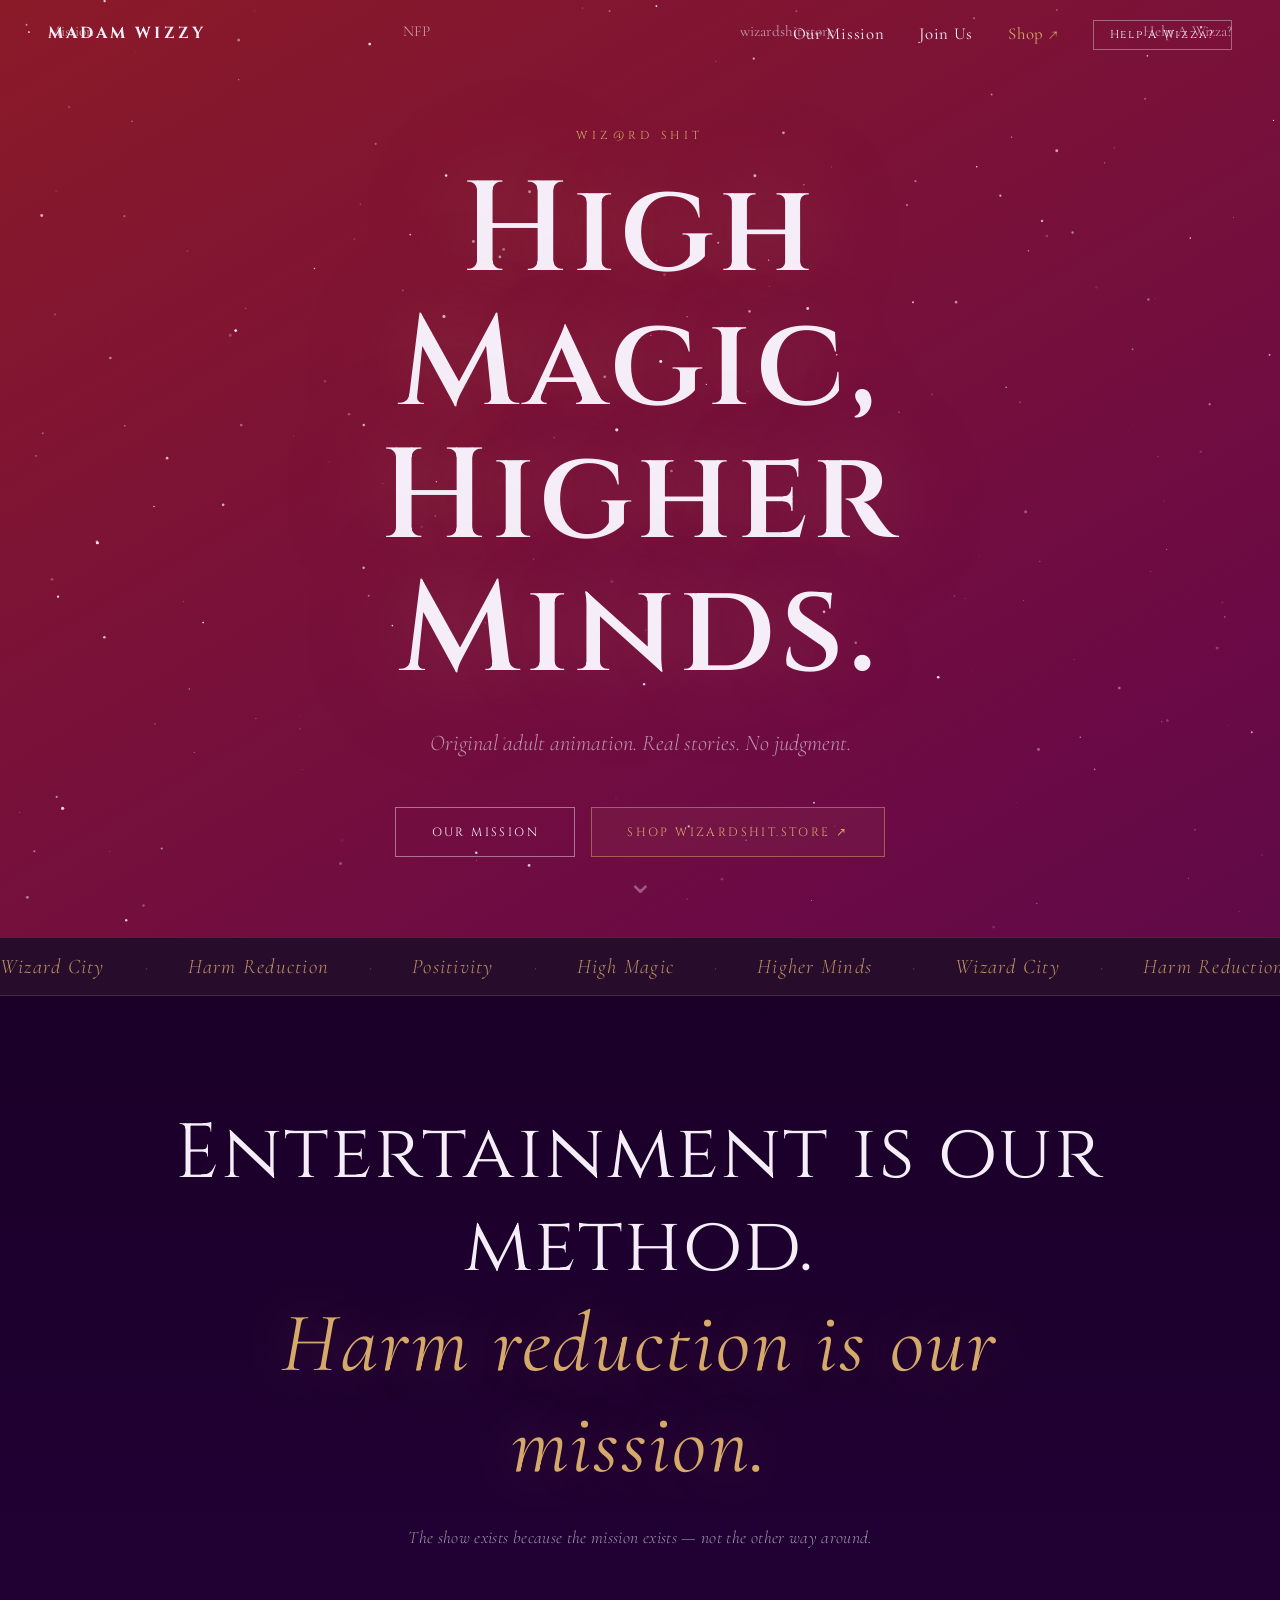
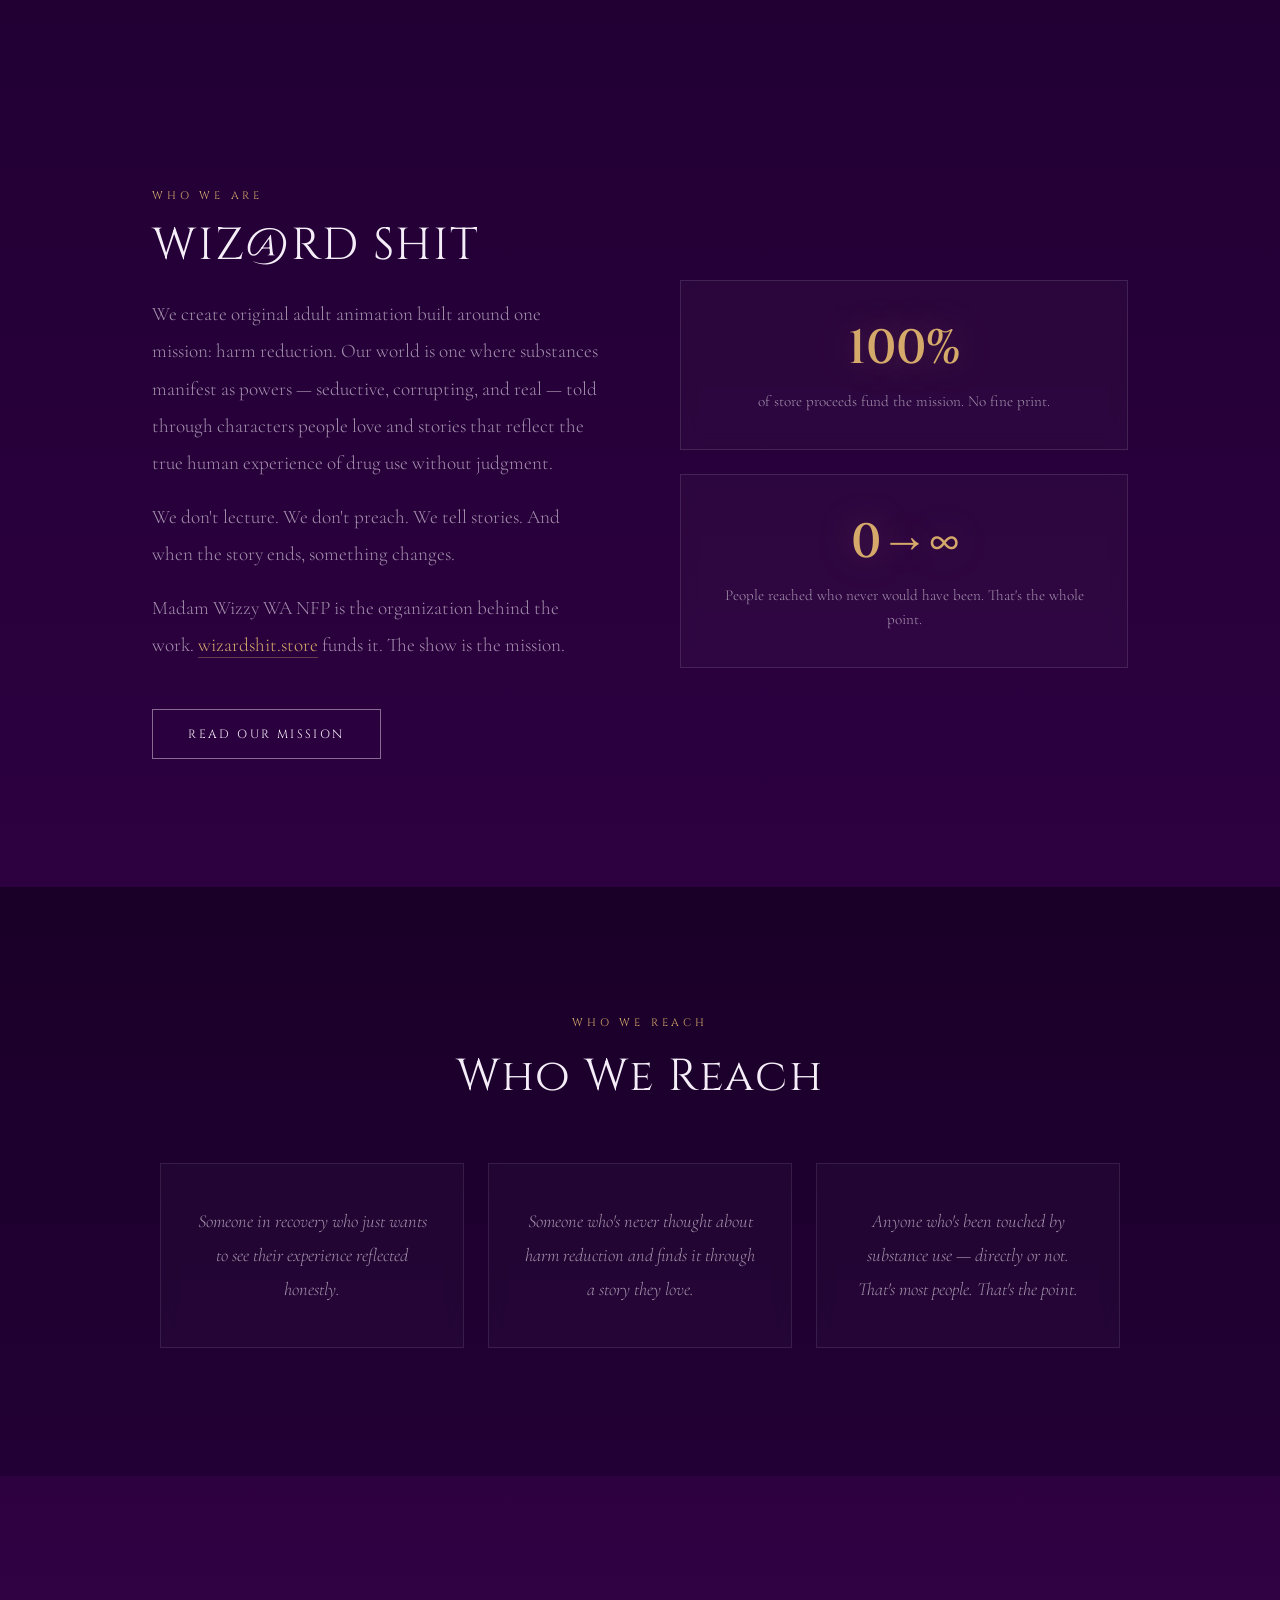
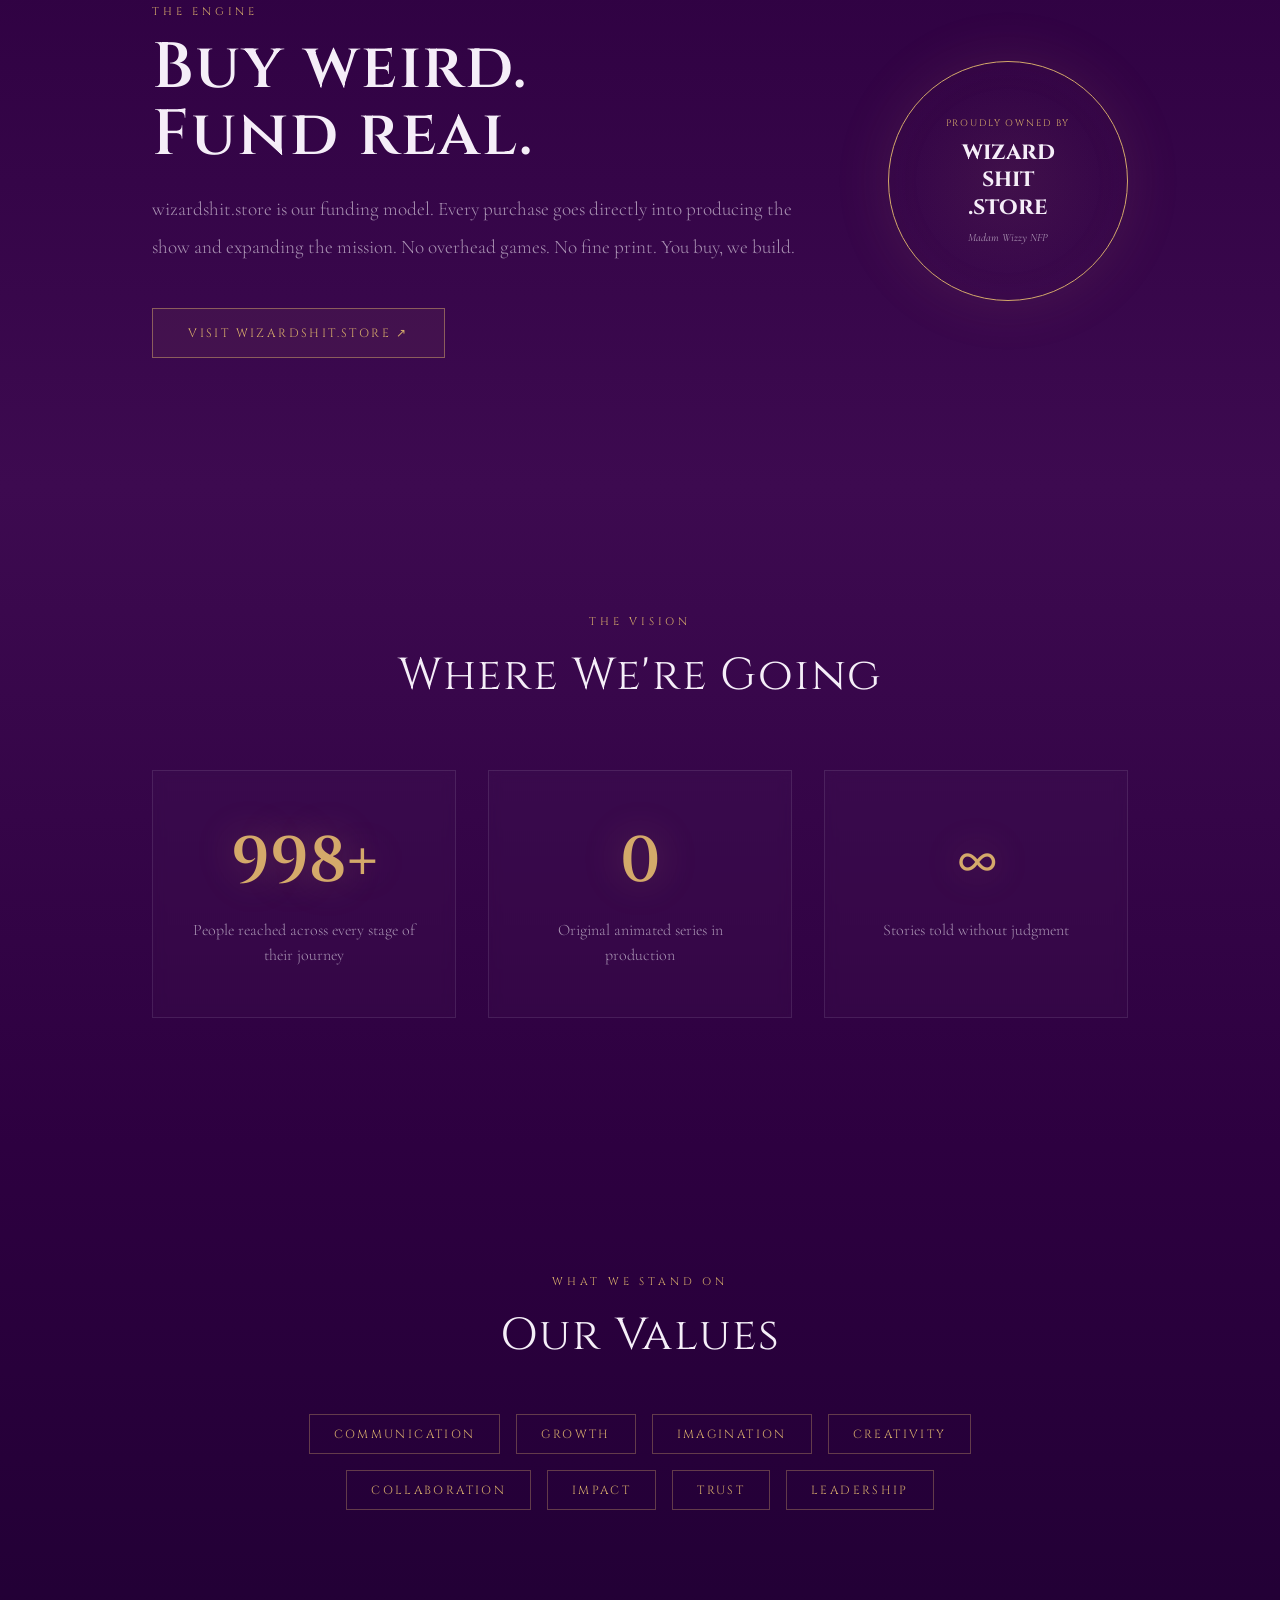
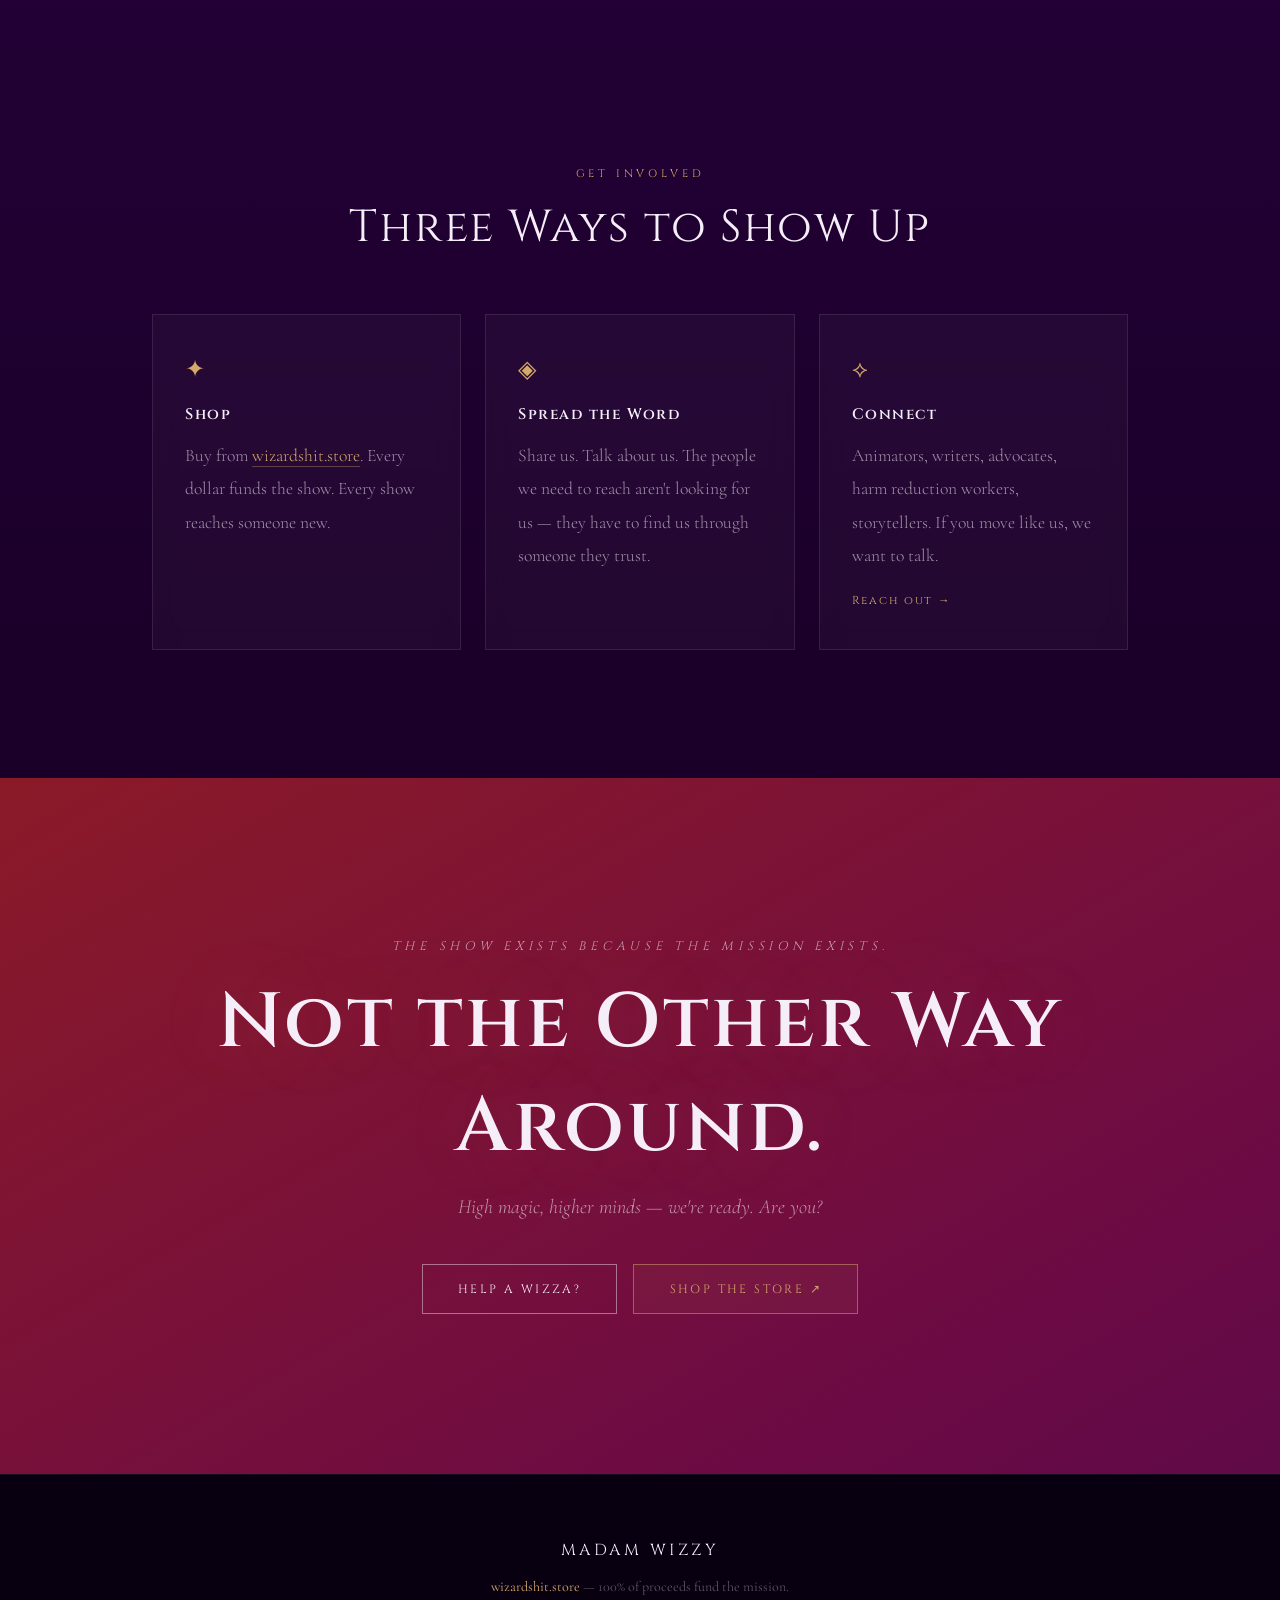
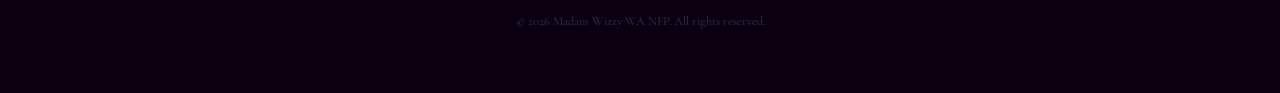
<file: index.html>
<!DOCTYPE html>
<html lang="en">
<head>
  <meta charset="UTF-8" />
  <meta name="viewport" content="width=device-width, initial-scale=1.0" />
  <title>Madam Wizzy — WIZ@RD SHIT NFP</title>
  <link rel="stylesheet" href="style.css" />
  <link href="https://fonts.googleapis.com/css2?family=Cinzel:wght@400;600;700&family=Cormorant+Garamond:ital,wght@0,300;0,400;1,300;1,400&display=swap" rel="stylesheet" />
</head>
<body>

  <nav id="nav">
    <a class="brand" href="index.html">MADAM WIZZY</a>
    <ul>
      <li><a href="mission.html">Our Mission</a></li>
      <li><a href="nfp.html">Join Us</a></li>
      <li><a href="https://wizardshit.store" target="_blank" rel="noopener" class="nav-store">Shop ↗</a></li>
      <li><a href="help.html" class="nav-cta">Help A Wizza?</a></li>
    </ul>
  </nav>

  <!-- HERO -->
  <section class="hero">
    <canvas id="star-canvas"></canvas>
    <div class="hero-content">
      <p class="eyebrow reveal">WIZ@RD SHIT</p>
      <h1 class="reveal reveal-delay-1">High Magic,<br/>Higher Minds.</h1>
      <p class="tagline reveal reveal-delay-2">Original adult animation. Real stories. No judgment.</p>
      <div class="hero-btns reveal reveal-delay-3">
        <a href="mission.html" class="btn">Our Mission</a>
        <a href="https://wizardshit.store" target="_blank" rel="noopener" class="btn btn-gold">Shop wizardshit.store ↗</a>
      </div>
    </div>
    <a href="#about" class="scroll-hint" aria-label="Scroll down">&#8964;</a>
  </section>

  <!-- TICKER -->
  <div class="ticker">
    <div class="ticker-track">
      <span class="ticker-link" onclick="document.getElementById('wizard-city').scrollIntoView({behavior:'smooth'})">Wizard City</span><span class="sep">·</span>
      <span class="ticker-link" onclick="document.getElementById('harm-reduction').scrollIntoView({behavior:'smooth'})">Harm Reduction</span><span class="sep">·</span>
      <span class="ticker-link" onclick="document.getElementById('positivity').scrollIntoView({behavior:'smooth'})">Positivity</span><span class="sep">·</span>
      <span class="ticker-link" onclick="document.getElementById('high-magic').scrollIntoView({behavior:'smooth'})">High Magic</span><span class="sep">·</span>
      <span class="ticker-link" onclick="document.getElementById('higher-minds').scrollIntoView({behavior:'smooth'})">Higher Minds</span><span class="sep">·</span>
      <span class="ticker-link" onclick="document.getElementById('wizard-city').scrollIntoView({behavior:'smooth'})">Wizard City</span><span class="sep">·</span>
      <span class="ticker-link" onclick="document.getElementById('harm-reduction').scrollIntoView({behavior:'smooth'})">Harm Reduction</span><span class="sep">·</span>
      <span class="ticker-link" onclick="document.getElementById('positivity').scrollIntoView({behavior:'smooth'})">Positivity</span><span class="sep">·</span>
      <span class="ticker-link" onclick="document.getElementById('high-magic').scrollIntoView({behavior:'smooth'})">High Magic</span><span class="sep">·</span>
      <span class="ticker-link" onclick="document.getElementById('higher-minds').scrollIntoView({behavior:'smooth'})">Higher Minds</span><span class="sep">·</span>
      <span class="ticker-link" onclick="document.getElementById('wizard-city').scrollIntoView({behavior:'smooth'})">Wizard City</span><span class="sep">·</span>
      <span class="ticker-link" onclick="document.getElementById('harm-reduction').scrollIntoView({behavior:'smooth'})">Harm Reduction</span><span class="sep">·</span>
      <span class="ticker-link" onclick="document.getElementById('positivity').scrollIntoView({behavior:'smooth'})">Positivity</span><span class="sep">·</span>
      <span class="ticker-link" onclick="document.getElementById('high-magic').scrollIntoView({behavior:'smooth'})">High Magic</span><span class="sep">·</span>
      <span class="ticker-link" onclick="document.getElementById('higher-minds').scrollIntoView({behavior:'smooth'})">Higher Minds</span><span class="sep">·</span>
      <span class="ticker-link" onclick="document.getElementById('wizard-city').scrollIntoView({behavior:'smooth'})">Wizard City</span><span class="sep">·</span>
      <span class="ticker-link" onclick="document.getElementById('harm-reduction').scrollIntoView({behavior:'smooth'})">Harm Reduction</span><span class="sep">·</span>
      <span class="ticker-link" onclick="document.getElementById('positivity').scrollIntoView({behavior:'smooth'})">Positivity</span><span class="sep">·</span>
      <span class="ticker-link" onclick="document.getElementById('high-magic').scrollIntoView({behavior:'smooth'})">High Magic</span><span class="sep">·</span>
      <span class="ticker-link" onclick="document.getElementById('higher-minds').scrollIntoView({behavior:'smooth'})">Higher Minds</span><span class="sep">·</span>
    </div>
  </div>

  <!-- DECLARATION -->
  <section class="declaration" id="high-magic">
    <div class="container">
      <p class="declare-text reveal">
        Entertainment is our method.<br/>
        <em class="declare-gold">Harm reduction is our mission.</em>
      </p>
      <p class="declare-sub reveal reveal-delay-2">The show exists because the mission exists — not the other way around.</p>
    </div>
  </section>

  <!-- ABOUT -->
  <section class="about" id="about" data-anchor="wizard-city">
  <div id="wizard-city" style="position:relative;top:-80px;"></div>
    <div class="container two-col">
      <div class="col-text reveal">
        <span class="section-label">Who We Are</span>
        <h2>WIZ@RD SHIT</h2>
        <p>We create original adult animation built around one mission: harm reduction. Our world is one where substances manifest as powers — seductive, corrupting, and real — told through characters people love and stories that reflect the true human experience of drug use without judgment.</p>
        <p>We don't lecture. We don't preach. We tell stories. And when the story ends, something changes.</p>
        <p>Madam Wizzy WA NFP is the organization behind the work. <a href="https://wizardshit.store" target="_blank" rel="noopener" class="inline-link">wizardshit.store</a> funds it. The show is the mission.</p>
        <a href="mission.html" class="btn" style="margin-top:1.8rem;">Read Our Mission</a>
      </div>
      <div class="col-accent reveal reveal-delay-2">
        <div class="accent-box">
          <p class="accent-stat">100%</p>
          <p class="accent-label">of store proceeds fund the mission. No fine print.</p>
        </div>
        <div class="accent-box">
          <p class="accent-stat">0→∞</p>
          <p class="accent-label">People reached who never would have been. That's the whole point.</p>
        </div>
      </div>
    </div>
  </section>

  <!-- WHO WE REACH -->
  <section class="reach" id="harm-reduction">
    <div class="container">
      <span class="section-label">Who We Reach</span>
      <h2 class="reveal">Who We Reach</h2>
      <div class="reach-grid">
        <div class="reach-item reveal">
          <p class="reach-q">Someone in recovery who just wants to see their experience reflected honestly.</p>
        </div>
        <div class="reach-item reveal reveal-delay-1">
          <p class="reach-q">Someone who's never thought about harm reduction and finds it through a story they love.</p>
        </div>
        <div class="reach-item reveal reveal-delay-2">
          <p class="reach-q">Anyone who's been touched by substance use — directly or not. That's most people. That's the point.</p>
        </div>
      </div>
    </div>
  </section>

  <!-- STORE -->
  <section class="store-section">
    <div class="container store-inner">
      <div class="store-text reveal">
        <span class="section-label">The Engine</span>
        <h2>Buy weird.<br/>Fund real.</h2>
        <p>wizardshit.store is our funding model. Every purchase goes directly into producing the show and expanding the mission. No overhead games. No fine print. You buy, we build.</p>
        <a href="https://wizardshit.store" target="_blank" rel="noopener" class="btn btn-gold" style="margin-top:1.8rem;">Visit wizardshit.store ↗</a>
      </div>
      <div class="store-badge reveal reveal-delay-2">
        <div class="badge-ring">
          <p class="badge-top">PROUDLY OWNED BY</p>
          <p class="badge-domain">wizard<br/>shit<br/>.store</p>
          <p class="badge-sub">Madam Wizzy NFP</p>
        </div>
      </div>
    </div>
  </section>

  <!-- VISION -->
  <section class="vision" id="higher-minds">
    <div class="container">
      <span class="section-label">The Vision</span>
      <h2 class="reveal">Where We're Going</h2>
      <div class="vision-grid">
        <div class="vision-item reveal">
          <p class="vision-num" data-target="1000" data-suffix="+">0+</p>
          <p class="vision-label">People reached across every stage of their journey</p>
        </div>
        <div class="vision-item reveal reveal-delay-1">
          <p class="vision-num" data-target="1" data-suffix="">0</p>
          <p class="vision-label">Original animated series in production</p>
        </div>
        <div class="vision-item reveal reveal-delay-2">
          <p class="vision-num">∞</p>
          <p class="vision-label">Stories told without judgment</p>
        </div>
      </div>
    </div>
  </section>

  <!-- VALUES -->
  <section class="values" id="positivity">
    <div class="container">
      <span class="section-label">What We Stand On</span>
      <h2 class="reveal">Our Values</h2>
      <div class="values-grid">
        <div class="value-chip reveal">Communication</div>
        <div class="value-chip reveal reveal-delay-1">Growth</div>
        <div class="value-chip reveal reveal-delay-2">Imagination</div>
        <div class="value-chip reveal reveal-delay-3">Creativity</div>
        <div class="value-chip reveal">Collaboration</div>
        <div class="value-chip reveal reveal-delay-1">Impact</div>
        <div class="value-chip reveal reveal-delay-2">Trust</div>
        <div class="value-chip reveal reveal-delay-3">Leadership</div>
      </div>
    </div>
  </section>

  <!-- GET INVOLVED -->
  <section class="involve">
    <div class="container">
      <span class="section-label">Get Involved</span>
      <h2 class="reveal">Three Ways to Show Up</h2>
      <div class="cards">
        <div class="card reveal">
          <div class="card-icon">✦</div>
          <h3>Shop</h3>
          <p>Buy from <a href="https://wizardshit.store" target="_blank" rel="noopener" class="inline-link">wizardshit.store</a>. Every dollar funds the show. Every show reaches someone new.</p>
        </div>
        <div class="card reveal reveal-delay-1">
          <div class="card-icon">◈</div>
          <h3>Spread the Word</h3>
          <p>Share us. Talk about us. The people we need to reach aren't looking for us — they have to find us through someone they trust.</p>
        </div>
        <div class="card reveal reveal-delay-2">
          <div class="card-icon">⟡</div>
          <h3>Connect</h3>
          <p>Animators, writers, advocates, harm reduction workers, storytellers. If you move like us, we want to talk.</p>
          <a href="help.html" class="card-link">Reach out →</a>
        </div>
      </div>
    </div>
  </section>

  <!-- CTA -->
  <section class="cta">
    <div class="container">
      <p class="eyebrow reveal">The show exists because the mission exists.</p>
      <h2 class="reveal reveal-delay-1">Not the Other Way Around.</h2>
      <p class="reveal reveal-delay-2">High magic, higher minds — we're ready. Are you?</p>
      <div class="hero-btns reveal reveal-delay-3">
        <a href="help.html" class="btn">Help A Wizza?</a>
        <a href="https://wizardshit.store" target="_blank" rel="noopener" class="btn btn-gold">Shop the Store ↗</a>
      </div>
    </div>
  </section>

  <footer>
    <div class="footer-inner">
      <a class="brand" href="index.html">MADAM WIZZY</a>
      <nav class="footer-nav">
        <a href="mission.html">Mission</a>
        <a href="nfp.html">NFP</a>
        <a href="https://wizardshit.store" target="_blank" rel="noopener">wizardshit.store</a>
        <a href="help.html">Help A Wizza?</a>
      </nav>
      <p class="footer-store"><a href="https://wizardshit.store" target="_blank" rel="noopener">wizardshit.store</a> — 100% of proceeds fund the mission.</p>
      <p class="footer-copy">&copy; 2026 Madam Wizzy WA NFP. All rights reserved.</p>
    </div>
  </footer>

  <script src="main.js"></script>
</body>
</html>
</file>
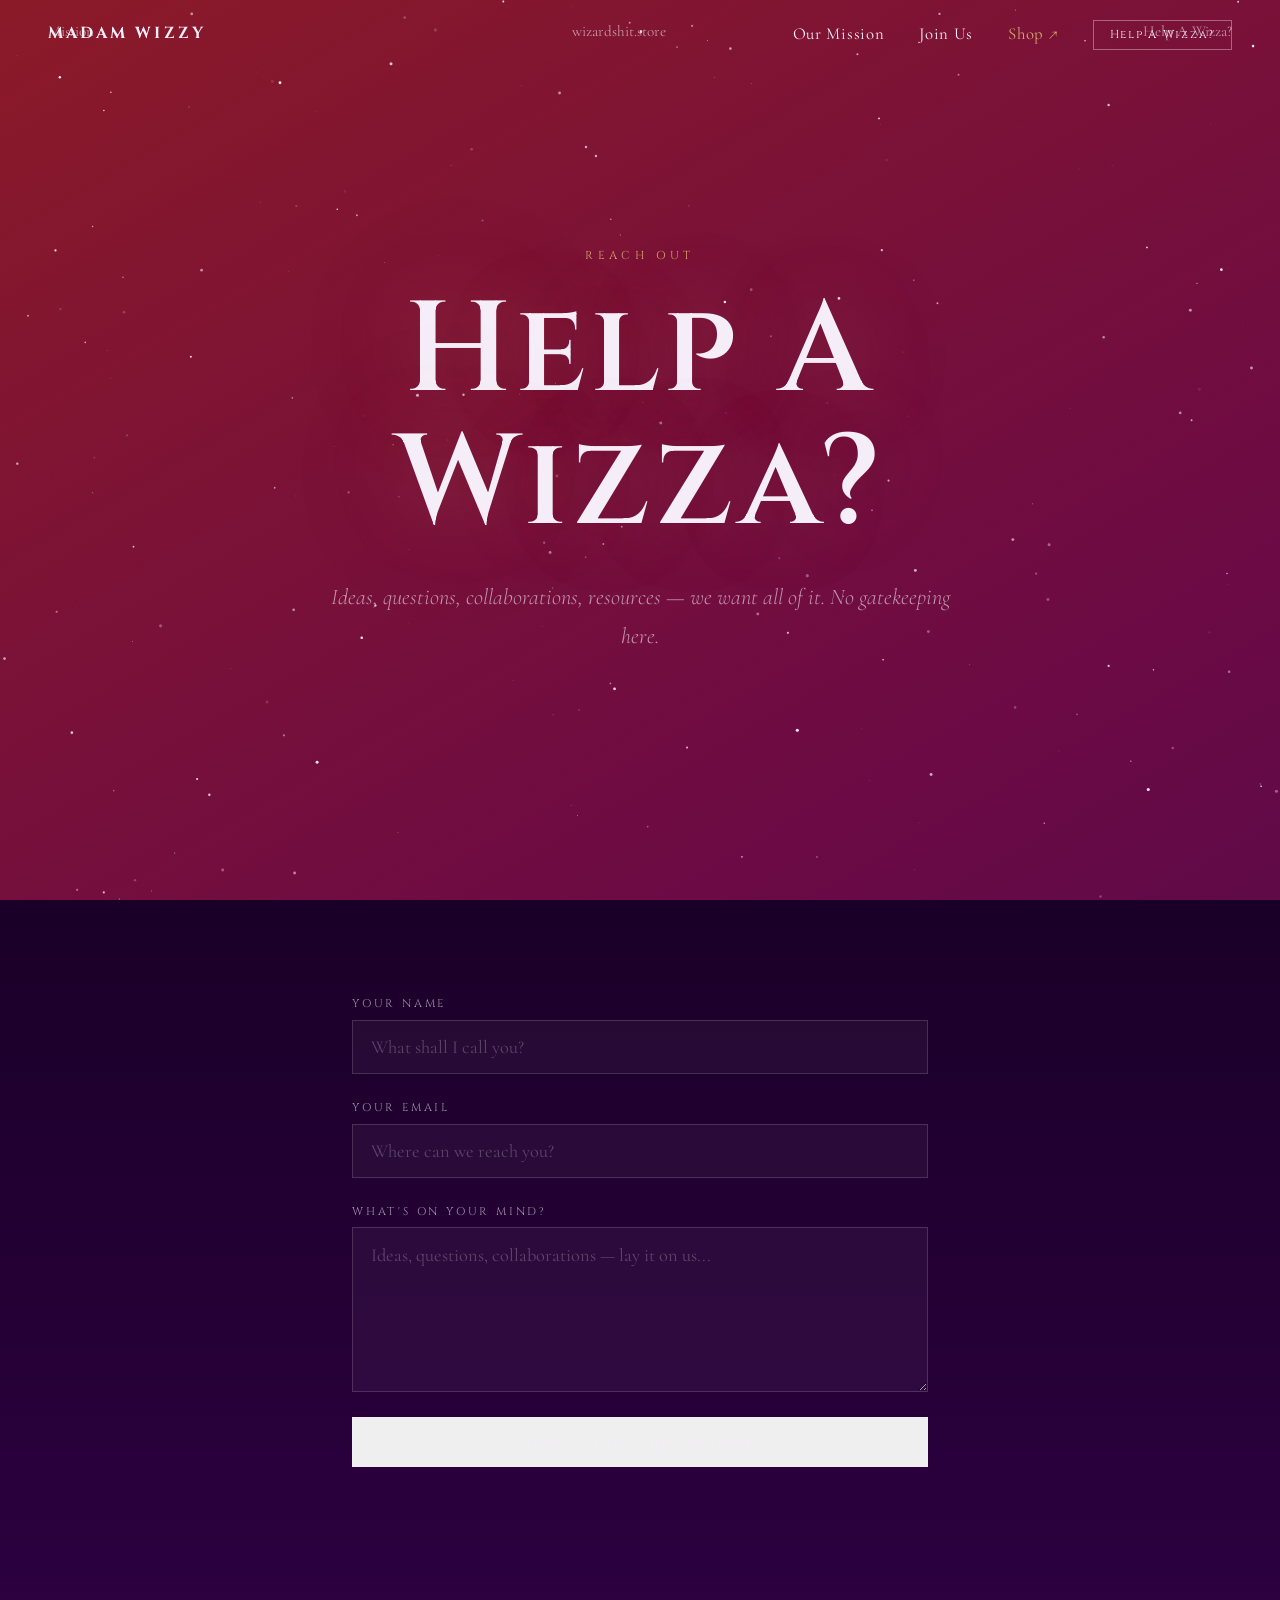
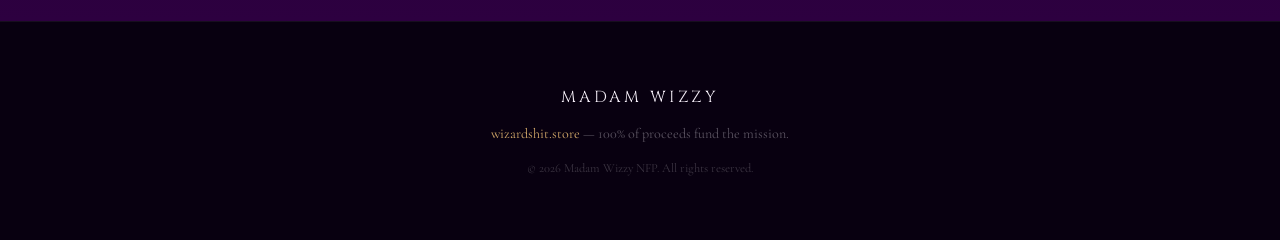
<file: help.html>
<!DOCTYPE html>
<html lang="en">
<head>
  <meta charset="UTF-8" />
  <meta name="viewport" content="width=device-width, initial-scale=1.0" />
  <title>Help A Wizza? — Madam Wizzy NFP</title>
  <link rel="stylesheet" href="style.css" />
  <link href="https://fonts.googleapis.com/css2?family=Cinzel:wght@400;600;700&family=Cormorant+Garamond:ital,wght@0,300;0,400;1,300;1,400&display=swap" rel="stylesheet" />
</head>
<body>

  <nav id="nav">
    <a class="brand" href="index.html">MADAM WIZZY</a>
    <ul>
      <li><a href="mission.html">Our Mission</a></li>
      <li><a href="nfp.html">Join Us</a></li>
      <li><a href="https://wizardshit.store" target="_blank" rel="noopener" class="nav-store">Shop ↗</a></li>
      <li><a href="help.html" class="active nav-cta">Help A Wizza?</a></li>
    </ul>
  </nav>

  <section class="hero hero-short">
    <canvas id="star-canvas"></canvas>
    <div class="hero-content">
      <p class="eyebrow">Reach Out</p>
      <h1>Help A Wizza?</h1>
      <p class="tagline">Ideas, questions, collaborations, resources — we want all of it. No gatekeeping here.</p>
    </div>
  </section>

  <section class="contact-section">
    <div class="container contact-container">
      <form class="contact-form" id="contact-form">
        <div class="form-group reveal">
          <label for="name">Your Name</label>
          <input type="text" id="name" name="name" placeholder="What shall I call you?" required />
        </div>
        <div class="form-group reveal reveal-delay-1">
          <label for="email">Your Email</label>
          <input type="email" id="email" name="email" placeholder="Where can we reach you?" required />
        </div>
        <div class="form-group reveal reveal-delay-2">
          <label for="message">What's On Your Mind?</label>
          <textarea id="message" name="message" rows="6" placeholder="Ideas, questions, collaborations — lay it on us..." required></textarea>
        </div>
        <button type="submit" class="btn btn-full reveal reveal-delay-3">Send It Into the Universe</button>
        <p class="form-note" id="form-status"></p>
      </form>
    </div>
  </section>

  <footer>
    <div class="footer-inner">
      <a class="brand" href="index.html">MADAM WIZZY</a>
      <nav class="footer-nav">
        <a href="mission.html">Mission</a>
        <a href="https://wizardshit.store" target="_blank" rel="noopener">wizardshit.store</a>
        <a href="help.html">Help A Wizza?</a>
      </nav>
      <p class="footer-store"><a href="https://wizardshit.store" target="_blank" rel="noopener">wizardshit.store</a> — 100% of proceeds fund the mission.</p>
      <p class="footer-copy">&copy; 2026 Madam Wizzy NFP. All rights reserved.</p>
    </div>
  </footer>

  <script src="main.js"></script>
</body>
</html>
</file>
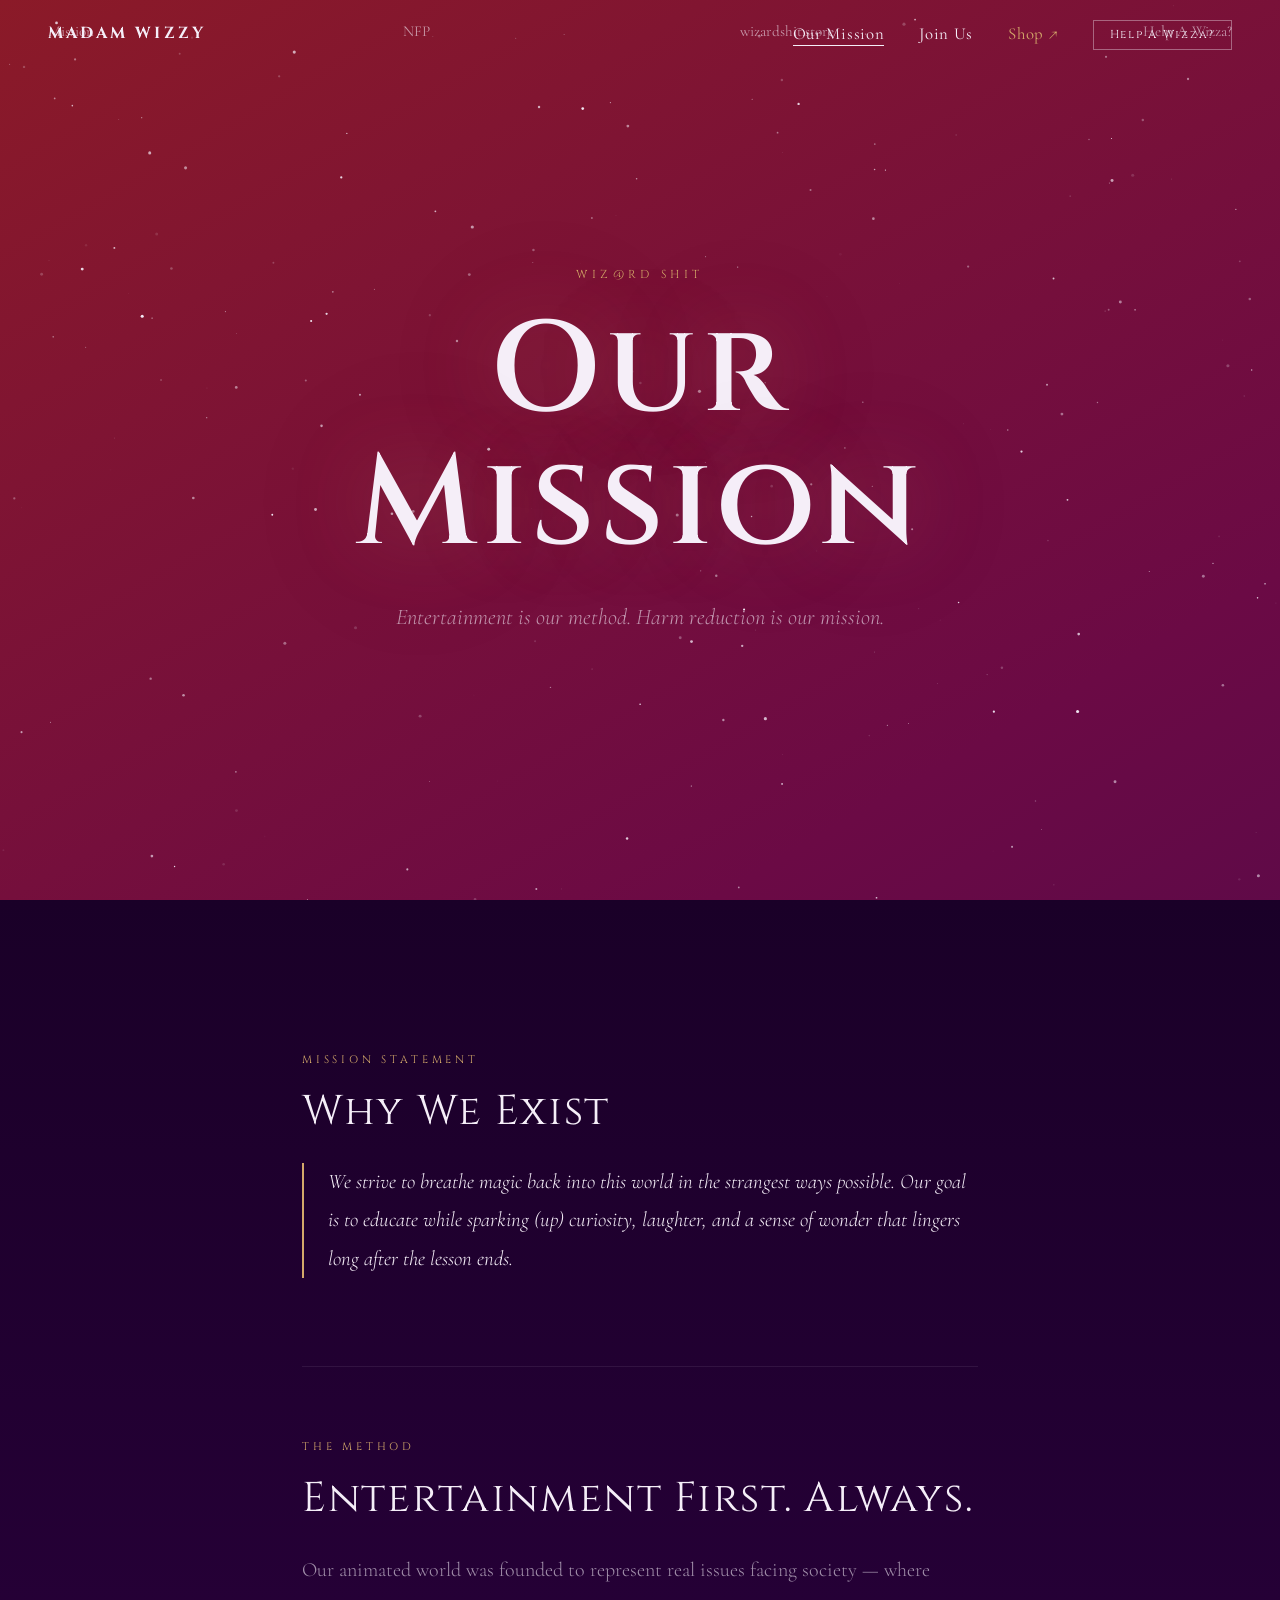
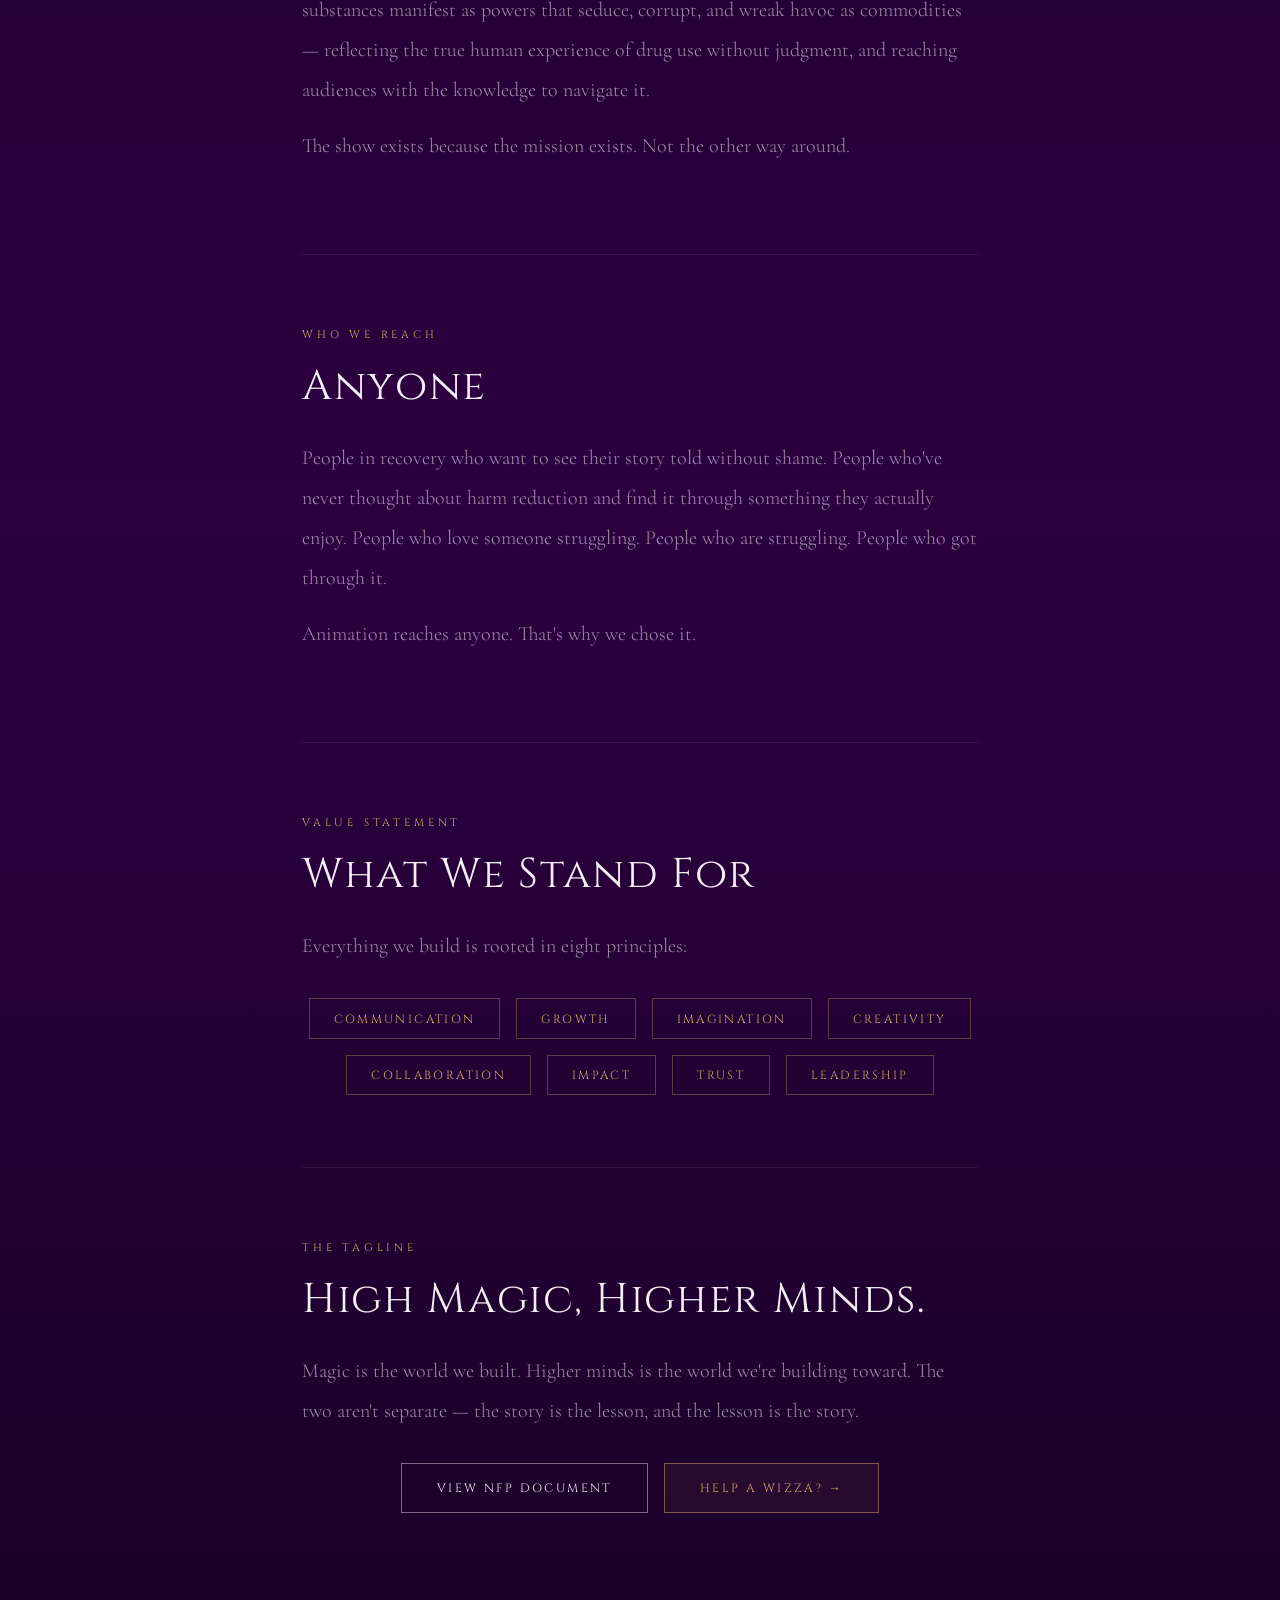
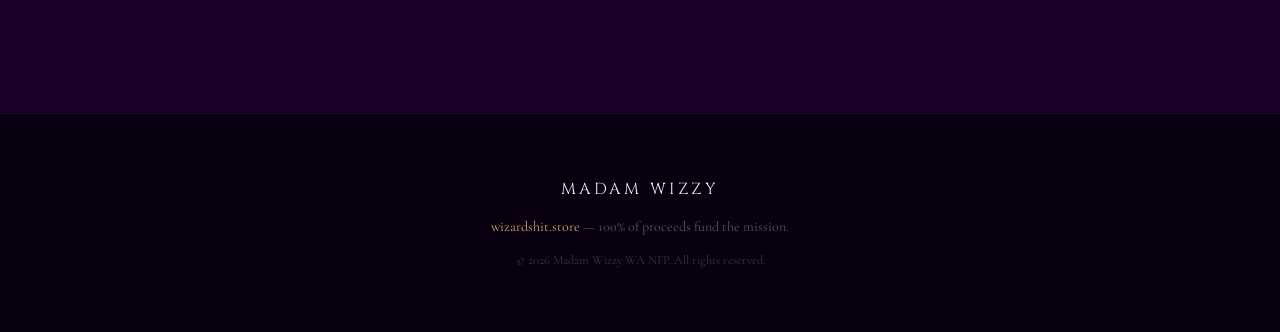
<file: mission.html>
<!DOCTYPE html>
<html lang="en">
<head>
  <meta charset="UTF-8" />
  <meta name="viewport" content="width=device-width, initial-scale=1.0" />
  <title>Our Mission — Madam Wizzy NFP</title>
  <link rel="stylesheet" href="style.css" />
  <link href="https://fonts.googleapis.com/css2?family=Cinzel:wght@400;600;700&family=Cormorant+Garamond:ital,wght@0,300;0,400;1,300;1,400&display=swap" rel="stylesheet" />
</head>
<body>

  <nav id="nav">
    <a class="brand" href="index.html">MADAM WIZZY</a>
    <ul>
      <li><a href="mission.html" class="active">Our Mission</a></li>
      <li><a href="nfp.html">Join Us</a></li>
      <li><a href="https://wizardshit.store" target="_blank" rel="noopener" class="nav-store">Shop ↗</a></li>
      <li><a href="help.html" class="nav-cta">Help A Wizza?</a></li>
    </ul>
  </nav>

  <section class="hero hero-short">
    <canvas id="star-canvas"></canvas>
    <div class="hero-content">
      <p class="eyebrow">WIZ@RD SHIT</p>
      <h1>Our Mission</h1>
      <p class="tagline">Entertainment is our method. Harm reduction is our mission.</p>
    </div>
  </section>

  <section class="mission-body">
    <div class="container mission-container">

      <div class="mission-block reveal">
        <span class="section-label">Mission Statement</span>
        <h2>Why We Exist</h2>
        <p class="mission-text doc-quote">
          We strive to breathe magic back into this world in the strangest ways possible. Our goal is to educate while sparking (up) curiosity, laughter, and a sense of wonder that lingers long after the lesson ends.
        </p>
      </div>

      <div class="mission-block reveal">
        <span class="section-label">The Method</span>
        <h2>Entertainment First. Always.</h2>
        <p class="mission-text">
          Our animated world was founded to represent real issues facing society — where substances manifest as powers that seduce, corrupt, and wreak havoc as commodities — reflecting the true human experience of drug use without judgment, and reaching audiences with the knowledge to navigate it.
        </p>
        <p class="mission-text">
          The show exists because the mission exists. Not the other way around.
        </p>
      </div>

      <div class="mission-block reveal">
        <span class="section-label">Who We Reach</span>
        <h2>Anyone</h2>
        <p class="mission-text">People in recovery who want to see their story told without shame. People who've never thought about harm reduction and find it through something they actually enjoy. People who love someone struggling. People who are struggling. People who got through it.</p>
        <p class="mission-text">Animation reaches anyone. That's why we chose it.</p>
      </div>

      <div class="mission-block reveal">
        <span class="section-label">Value Statement</span>
        <h2>What We Stand For</h2>
        <p class="mission-text">Everything we build is rooted in eight principles:</p>
        <div class="values-grid values-grid-lg">
          <div class="value-chip">Communication</div>
          <div class="value-chip">Growth</div>
          <div class="value-chip">Imagination</div>
          <div class="value-chip">Creativity</div>
          <div class="value-chip">Collaboration</div>
          <div class="value-chip">Impact</div>
          <div class="value-chip">Trust</div>
          <div class="value-chip">Leadership</div>
        </div>
      </div>

      <div class="mission-block reveal">
        <span class="section-label">The Tagline</span>
        <h2>High Magic, Higher Minds.</h2>
        <p class="mission-text">
          Magic is the world we built. Higher minds is the world we're building toward. The two aren't separate — the story is the lesson, and the lesson is the story.
        </p>
        <div class="hero-btns" style="margin-top:2rem;">
          <a href="nfp.html" class="btn">View NFP Document</a>
          <a href="help.html" class="btn btn-gold">Help A Wizza? →</a>
        </div>
      </div>

    </div>
  </section>

  <footer>
    <div class="footer-inner">
      <a class="brand" href="index.html">MADAM WIZZY</a>
      <nav class="footer-nav">
        <a href="mission.html">Mission</a>
        <a href="nfp.html">NFP</a>
        <a href="https://wizardshit.store" target="_blank" rel="noopener">wizardshit.store</a>
        <a href="help.html">Help A Wizza?</a>
      </nav>
      <p class="footer-store"><a href="https://wizardshit.store" target="_blank" rel="noopener">wizardshit.store</a> — 100% of proceeds fund the mission.</p>
      <p class="footer-copy">&copy; 2026 Madam Wizzy WA NFP. All rights reserved.</p>
    </div>
  </footer>

  <script src="main.js"></script>
</body>
</html>
</file>
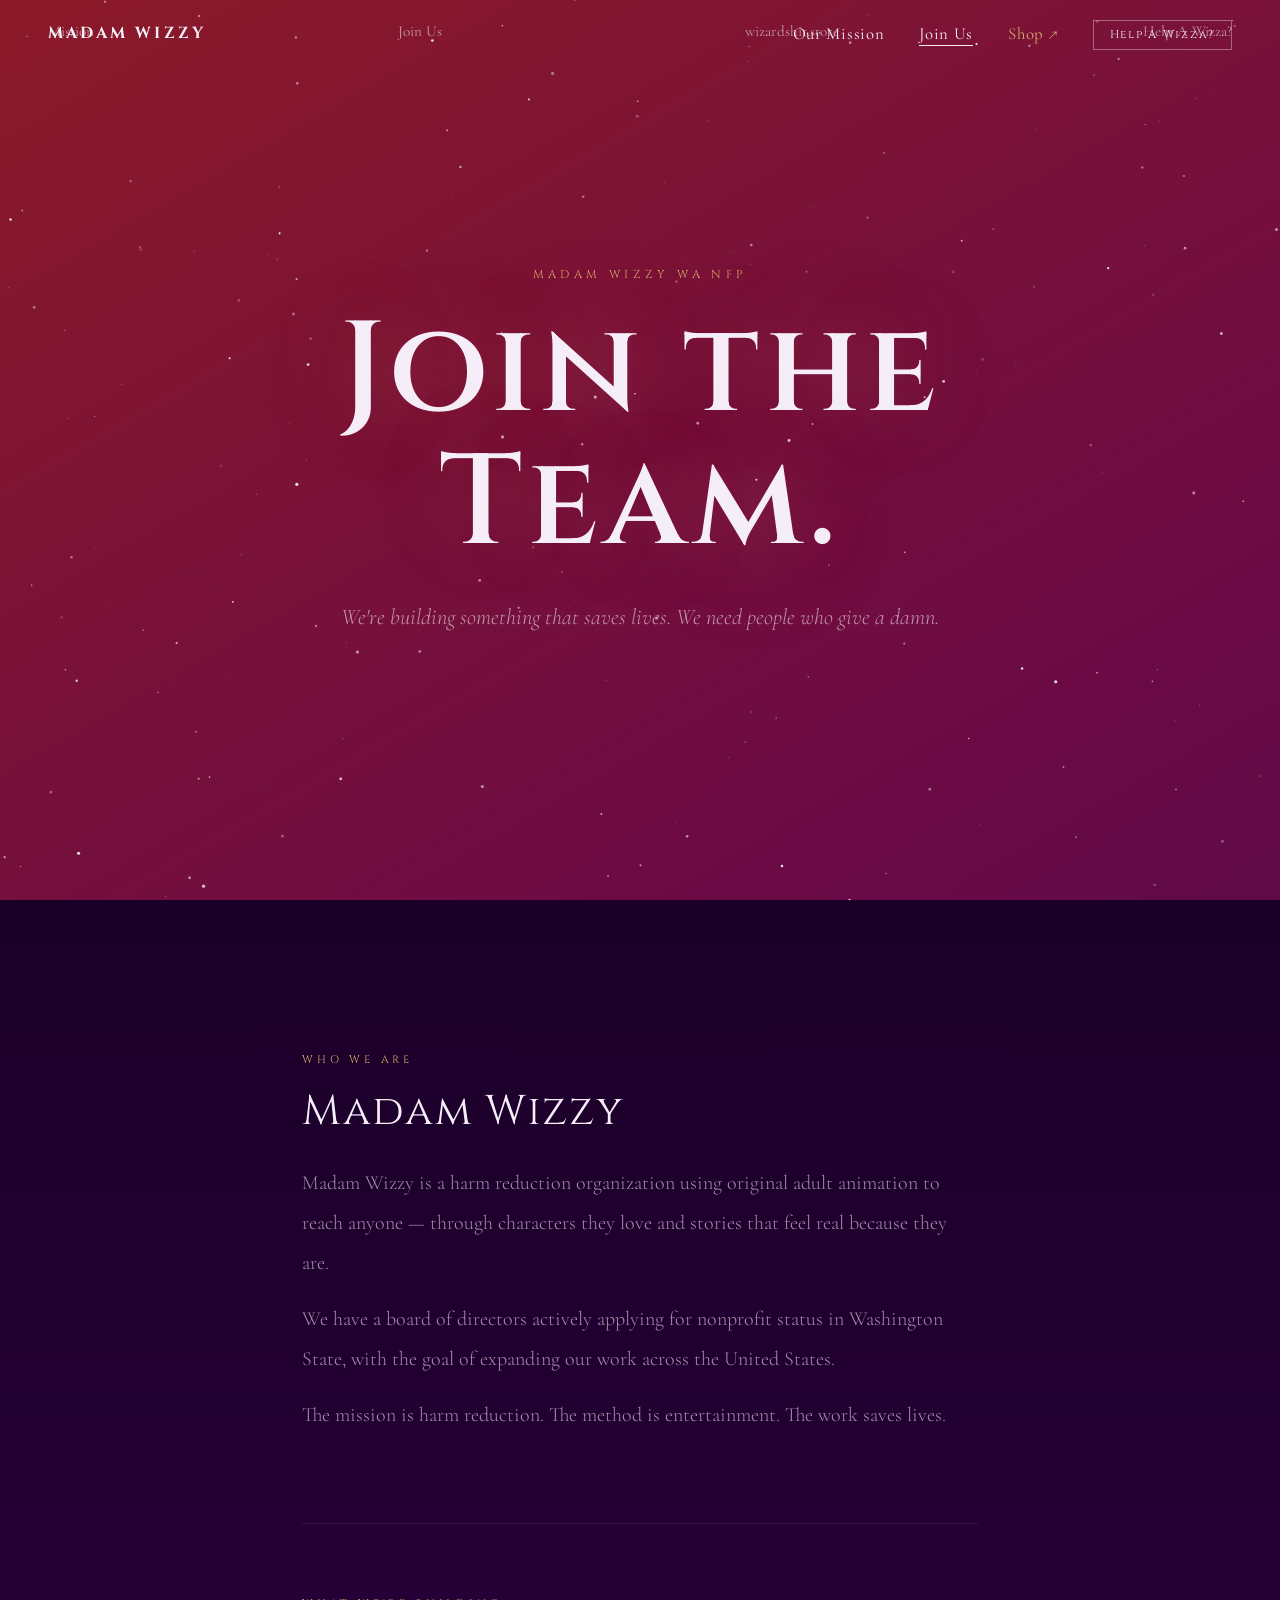
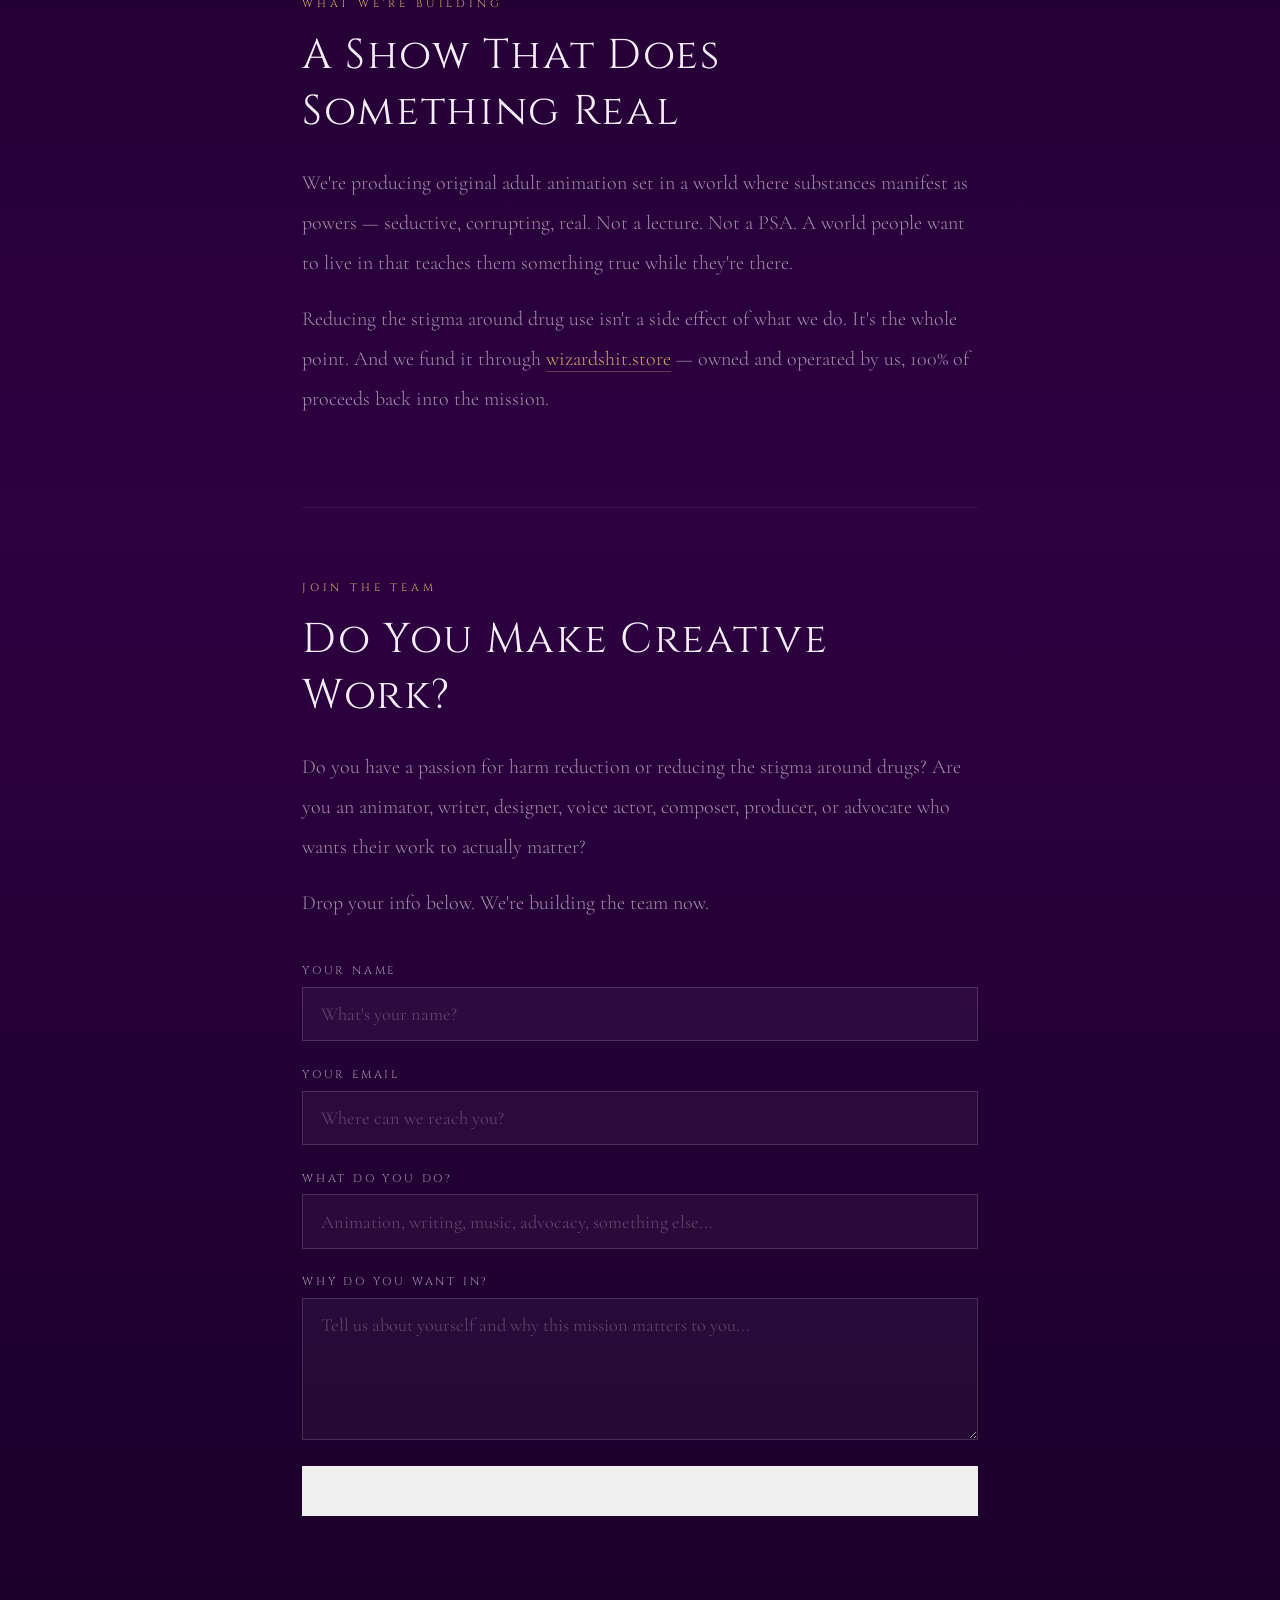
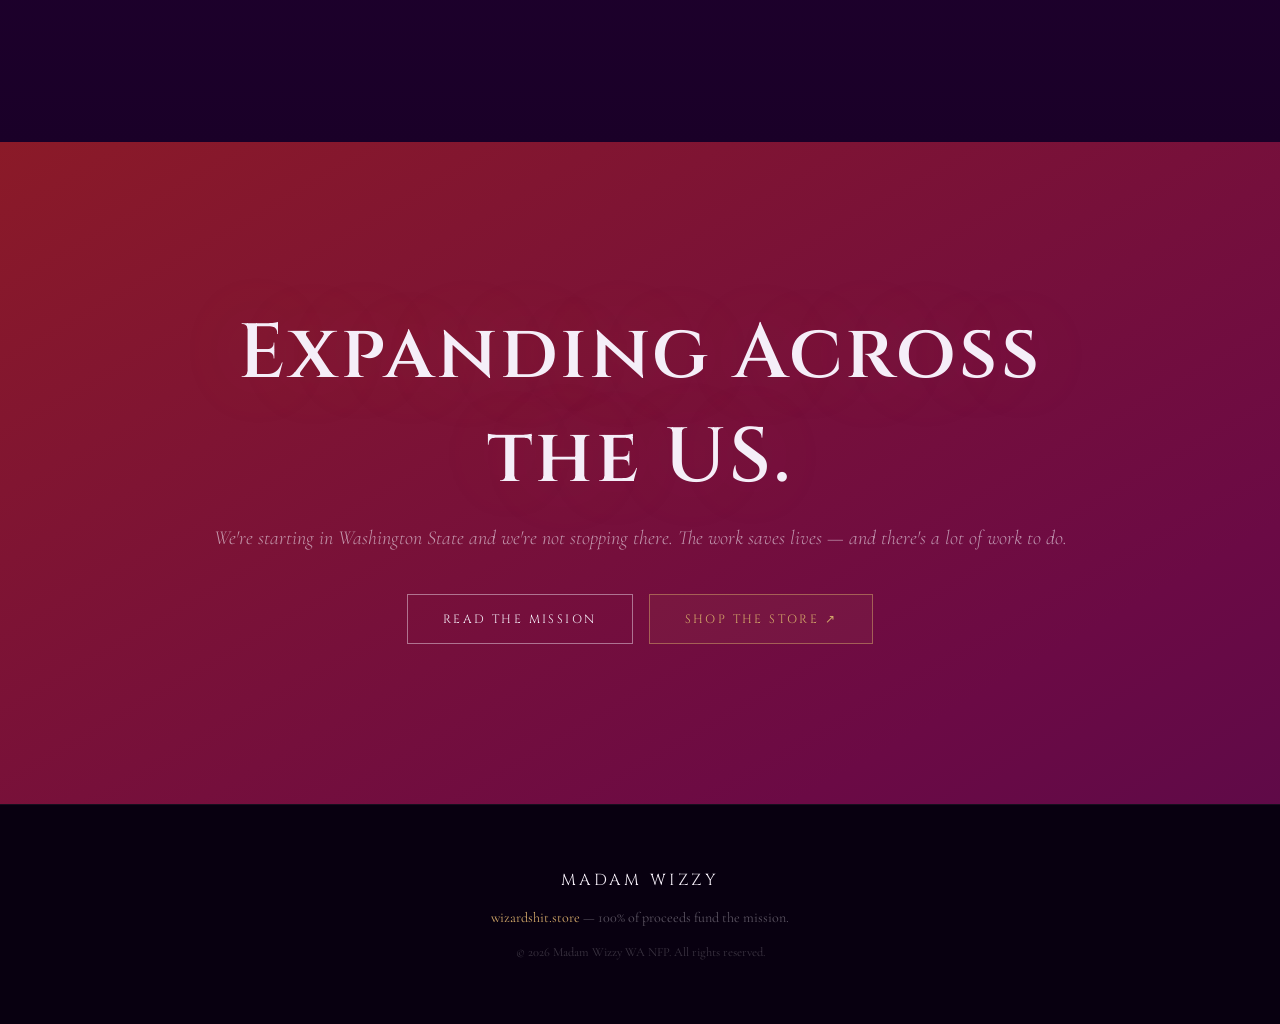
<file: nfp.html>
<!DOCTYPE html>
<html lang="en">
<head>
  <meta charset="UTF-8" />
  <meta name="viewport" content="width=device-width, initial-scale=1.0" />
  <title>Join Us — Madam Wizzy NFP</title>
  <link rel="stylesheet" href="style.css" />
  <link href="https://fonts.googleapis.com/css2?family=Cinzel:wght@400;600;700&family=Cormorant+Garamond:ital,wght@0,300;0,400;1,300;1,400&display=swap" rel="stylesheet" />
</head>
<body>

  <nav id="nav">
    <a class="brand" href="index.html">MADAM WIZZY</a>
    <ul>
      <li><a href="mission.html">Our Mission</a></li>
      <li><a href="nfp.html" class="active">Join Us</a></li>
      <li><a href="https://wizardshit.store" target="_blank" rel="noopener" class="nav-store">Shop ↗</a></li>
      <li><a href="help.html" class="nav-cta">Help A Wizza?</a></li>
    </ul>
  </nav>

  <section class="hero hero-short">
    <canvas id="star-canvas"></canvas>
    <div class="hero-content">
      <p class="eyebrow">Madam Wizzy WA NFP</p>
      <h1>Join the Team.</h1>
      <p class="tagline">We're building something that saves lives. We need people who give a damn.</p>
    </div>
  </section>

  <section class="mission-body">
    <div class="container mission-container">

      <!-- WHO WE ARE -->
      <div class="mission-block reveal">
        <span class="section-label">Who We Are</span>
        <h2>Madam Wizzy</h2>
        <p class="mission-text">Madam Wizzy is a harm reduction organization using original adult animation to reach anyone — through characters they love and stories that feel real because they are.</p>
        <p class="mission-text">We have a board of directors actively applying for nonprofit status in Washington State, with the goal of expanding our work across the United States.</p>
        <p class="mission-text">The mission is harm reduction. The method is entertainment. The work saves lives.</p>
      </div>

      <!-- WHAT WE'RE BUILDING -->
      <div class="mission-block reveal">
        <span class="section-label">What We're Building</span>
        <h2>A Show That Does Something Real</h2>
        <p class="mission-text">We're producing original adult animation set in a world where substances manifest as powers — seductive, corrupting, real. Not a lecture. Not a PSA. A world people want to live in that teaches them something true while they're there.</p>
        <p class="mission-text">Reducing the stigma around drug use isn't a side effect of what we do. It's the whole point. And we fund it through <a href="https://wizardshit.store" target="_blank" rel="noopener" class="inline-link">wizardshit.store</a> — owned and operated by us, 100% of proceeds back into the mission.</p>
      </div>

      <!-- JOIN -->
      <div class="mission-block reveal">
        <span class="section-label">Join the Team</span>
        <h2>Do You Make Creative Work?</h2>
        <p class="mission-text">Do you have a passion for harm reduction or reducing the stigma around drugs? Are you an animator, writer, designer, voice actor, composer, producer, or advocate who wants their work to actually matter?</p>
        <p class="mission-text">Drop your info below. We're building the team now.</p>

        <form class="contact-form" id="join-form" style="margin-top:2.5rem;">
          <div class="form-group">
            <label for="join-name">Your Name</label>
            <input type="text" id="join-name" name="name" placeholder="What's your name?" required />
          </div>
          <div class="form-group">
            <label for="join-email">Your Email</label>
            <input type="email" id="join-email" name="email" placeholder="Where can we reach you?" required />
          </div>
          <div class="form-group">
            <label for="join-role">What Do You Do?</label>
            <input type="text" id="join-role" name="role" placeholder="Animation, writing, music, advocacy, something else..." required />
          </div>
          <div class="form-group">
            <label for="join-message">Why Do You Want In?</label>
            <textarea id="join-message" name="message" rows="5" placeholder="Tell us about yourself and why this mission matters to you..." required></textarea>
          </div>
          <button type="submit" class="btn btn-full">Drop Your Info</button>
          <p class="form-note" id="join-status"></p>
        </form>
      </div>

    </div>
  </section>

  <section class="cta">
    <div class="container">
      <h2 class="reveal">Expanding Across the US.</h2>
      <p class="reveal reveal-delay-1">We're starting in Washington State and we're not stopping there. The work saves lives — and there's a lot of work to do.</p>
      <div class="hero-btns reveal reveal-delay-2">
        <a href="mission.html" class="btn">Read the Mission</a>
        <a href="https://wizardshit.store" target="_blank" rel="noopener" class="btn btn-gold">Shop the Store ↗</a>
      </div>
    </div>
  </section>

  <footer>
    <div class="footer-inner">
      <a class="brand" href="index.html">MADAM WIZZY</a>
      <nav class="footer-nav">
        <a href="mission.html">Mission</a>
        <a href="nfp.html">Join Us</a>
        <a href="https://wizardshit.store" target="_blank" rel="noopener">wizardshit.store</a>
        <a href="help.html">Help A Wizza?</a>
      </nav>
      <p class="footer-store"><a href="https://wizardshit.store" target="_blank" rel="noopener">wizardshit.store</a> — 100% of proceeds fund the mission.</p>
      <p class="footer-copy">&copy; 2026 Madam Wizzy WA NFP. All rights reserved.</p>
    </div>
  </footer>

  <script src="main.js"></script>
</body>
</html>
</file>
<file: style.css>
/* ── Reset ── */
*, *::before, *::after { box-sizing: border-box; margin: 0; padding: 0; }
a { color: inherit; text-decoration: none; }

:root {
  --c1: #8B1A28;
  --c2: #6B0A45;
  --c3: #3D0A50;
  --c4: #1A0028;
  --white:     #F5EEF8;
  --dim:       rgba(245,238,248,0.60);
  --dim2:      rgba(245,238,248,0.35);
  --gold:      #D4A96A;
  --gold-dim:  rgba(212,169,106,0.30);
  --grad:      linear-gradient(150deg, var(--c1) 0%, var(--c2) 30%, var(--c3) 65%, var(--c4) 100%);
  --grad-anim: linear-gradient(150deg, #8B1A28, #6B0A45, #3D0A50, #5C0A3A, #1A0028, #8B1A28);
}

html { scroll-behavior: smooth; }

body {
  font-family: 'Cormorant Garamond', Georgia, serif;
  background: var(--c4);
  color: var(--white);
  overflow-x: hidden;
}

/* ── Scroll Reveal ── */
.reveal {
  opacity: 0;
  transform: translateY(28px);
  transition: opacity 0.75s ease, transform 0.75s ease;
}
.reveal.visible        { opacity: 1; transform: translateY(0); }
.reveal-delay-1        { transition-delay: 0.12s; }
.reveal-delay-2        { transition-delay: 0.24s; }
.reveal-delay-3        { transition-delay: 0.36s; }

/* hero reveals fire on load, not scroll */
.hero .reveal          { opacity: 0; animation: heroReveal 0.9s ease forwards; }
.hero .reveal-delay-1  { animation-delay: 0.15s; }
.hero .reveal-delay-2  { animation-delay: 0.3s;  }
.hero .reveal-delay-3  { animation-delay: 0.5s;  }

@keyframes heroReveal {
  from { opacity: 0; transform: translateY(24px); }
  to   { opacity: 1; transform: translateY(0); }
}

/* ── Nav ── */
nav {
  position: fixed;
  top: 0; left: 0; right: 0;
  z-index: 200;
  display: flex;
  justify-content: space-between;
  align-items: center;
  flex-wrap: nowrap;
  padding: 1.4rem 3rem;
  transition: background 0.4s ease, backdrop-filter 0.4s ease, padding 0.3s ease;
}

nav.scrolled {
  background: rgba(18,0,30,0.92);
  backdrop-filter: blur(14px);
  padding: 1rem 3rem;
  border-bottom: 1px solid rgba(245,238,248,0.07);
}

nav .brand {
  font-family: 'Cinzel', serif;
  font-size: 1rem;
  font-weight: 700;
  letter-spacing: 0.2em;
  color: var(--white);
  text-decoration: none;
}

nav ul {
  list-style: none;
  display: flex;
  align-items: center;
  gap: 2.2rem;
}

nav ul a {
  font-family: 'Cormorant Garamond', serif;
  font-size: 1.05rem;
  color: var(--white);
  text-decoration: none;
  letter-spacing: 0.04em;
  position: relative;
  padding-bottom: 2px;
  transition: color 0.2s;
}

nav ul a::after {
  content: '';
  position: absolute;
  bottom: 0; left: 0;
  width: 0; height: 1px;
  background: var(--white);
  transition: width 0.3s ease;
}
nav ul a:hover::after, nav ul a.active::after { width: 100%; }

nav ul a.nav-store         { color: var(--gold); }
nav ul a.nav-store::after  { background: var(--gold); }

nav ul a.nav-cta {
  font-family: 'Cinzel', serif;
  font-size: 0.72rem;
  letter-spacing: 0.15em;
  border: 1px solid rgba(245,238,248,0.38);
  padding: 0.4rem 1rem;
  transition: background 0.25s, border-color 0.25s;
}
nav ul a.nav-cta::after  { display: none; }
nav ul a.nav-cta:hover   { background: rgba(245,238,248,0.1); border-color: var(--white); }

/* ── Hero ── */
.hero {
  position: relative;
  min-height: 100vh;
  display: flex;
  flex-direction: column;
  align-items: center;
  justify-content: center;
  text-align: center;
  padding: 8rem 2rem 5rem;
  overflow: hidden;
  background: var(--grad-anim);
  background-size: 400% 400%;
  animation: gradShift 18s ease infinite;
}

@keyframes gradShift {
  0%   { background-position: 0% 50%; }
  50%  { background-position: 100% 50%; }
  100% { background-position: 0% 50%; }
}

#star-canvas {
  position: absolute;
  inset: 0;
  width: 100%; height: 100%;
  z-index: 0;
  pointer-events: none;
}

.hero-content {
  position: relative;
  z-index: 2;
  max-width: 820px;
}

.eyebrow {
  font-family: 'Cinzel', serif;
  font-size: 0.72rem;
  letter-spacing: 0.38em;
  text-transform: uppercase;
  color: var(--gold);
  margin-bottom: 1.4rem;
}

.hero h1 {
  font-family: 'Cinzel', serif;
  font-size: clamp(3.2rem, 10vw, 8rem);
  font-weight: 600;
  letter-spacing: 0.04em;
  line-height: 1.04;
  margin-bottom: 1.6rem;
  text-shadow: 0 0 80px rgba(212,169,106,0.25), 0 0 200px rgba(139,26,44,0.2);
}

.tagline {
  font-size: clamp(1.1rem, 2.2vw, 1.4rem);
  font-weight: 300;
  font-style: italic;
  color: var(--dim);
  margin-bottom: 2.8rem;
  line-height: 1.75;
  max-width: 640px;
  margin-left: auto;
  margin-right: auto;
}

.hero-btns {
  display: flex;
  gap: 1rem;
  justify-content: center;
  flex-wrap: wrap;
}

.scroll-hint {
  position: absolute;
  bottom: 2.2rem;
  left: 50%;
  transform: translateX(-50%);
  z-index: 2;
  font-size: 2rem;
  color: var(--dim2);
  text-decoration: none;
  animation: bounce 2.4s ease-in-out infinite;
}

@keyframes bounce {
  0%, 100% { transform: translateX(-50%) translateY(0); }
  50%       { transform: translateX(-50%) translateY(10px); }
}

/* ── Buttons ── */
.btn {
  display: inline-block;
  font-family: 'Cinzel', serif;
  font-size: 0.75rem;
  letter-spacing: 0.2em;
  text-transform: uppercase;
  color: var(--white);
  border: 1px solid rgba(245,238,248,0.45);
  padding: 1rem 2.2rem;
  text-decoration: none;
  transition: background 0.25s, border-color 0.25s, box-shadow 0.25s;
}
.btn:hover {
  background: rgba(245,238,248,0.1);
  border-color: var(--white);
  box-shadow: 0 0 24px rgba(245,238,248,0.08);
}

.btn-gold {
  color: var(--gold);
  border-color: rgba(212,169,106,0.5);
  background: rgba(212,169,106,0.06);
}
.btn-gold:hover {
  background: rgba(212,169,106,0.14);
  border-color: var(--gold);
  box-shadow: 0 0 30px rgba(212,169,106,0.15);
}

.btn-full { width: 100%; text-align: center; }

/* ── Container ── */
.container { max-width: 1040px; margin: 0 auto; padding: 0 2rem; }

.section-label {
  display: block;
  font-family: 'Cinzel', serif;
  font-size: 0.68rem;
  letter-spacing: 0.35em;
  text-transform: uppercase;
  color: var(--gold);
  margin-bottom: 1rem;
}

/* ── Ticker ── */
.ticker {
  overflow: hidden;
  background: rgba(212,169,106,0.07);
  border-top: 1px solid rgba(212,169,106,0.18);
  border-bottom: 1px solid rgba(212,169,106,0.18);
  padding: 1rem 0;
  user-select: none;
}

.ticker-track {
  display: flex;
  gap: 2.5rem;
  width: max-content;
  animation: tickerMove 24s linear infinite;
  white-space: nowrap;
  align-items: center;
}

.ticker-track:hover { animation-play-state: paused; }

.ticker-link {
  font-family: 'Cormorant Garamond', serif;
  font-size: 1.3rem;
  font-weight: 300;
  font-style: italic;
  letter-spacing: 0.06em;
  color: var(--gold);
  cursor: pointer;
  opacity: 0.85;
  transition: color 0.2s, opacity 0.2s;
}

.ticker-link:hover {
  color: var(--white);
  opacity: 1;
}

.ticker-track .sep {
  color: var(--gold);
  opacity: 0.35;
  font-size: 1rem;
}

@keyframes tickerMove {
  0%   { transform: translateX(0); }
  100% { transform: translateX(-50%); }
}

/* ── Declaration ── */
.declaration {
  padding: 7rem 2rem;
  background: linear-gradient(to bottom, var(--c4), #220035);
  text-align: center;
}

.declare-text {
  font-family: 'Cinzel', serif;
  font-size: clamp(2rem, 6vw, 5rem);
  font-weight: 400;
  line-height: 1.2;
  letter-spacing: 0.03em;
}

.declare-gold {
  font-style: italic;
  color: var(--gold);
  font-family: 'Cormorant Garamond', serif;
  font-size: 1.1em;
  text-shadow: 0 0 60px rgba(212,169,106,0.3);
}

/* ── About ── */
.about {
  padding: 8rem 2rem;
  background: linear-gradient(to bottom, #220035, #2D0040);
}

.two-col {
  display: grid;
  grid-template-columns: 1fr 1fr;
  gap: 5rem;
  align-items: center;
}

.col-text h2 {
  font-family: 'Cinzel', serif;
  font-size: clamp(1.8rem, 3.5vw, 2.8rem);
  font-weight: 400;
  letter-spacing: 0.04em;
  margin-bottom: 1.4rem;
  line-height: 1.2;
}

.col-text p {
  font-size: 1.2rem;
  font-weight: 300;
  line-height: 1.95;
  color: var(--dim);
  margin-bottom: 1rem;
}

.col-accent { display: flex; flex-direction: column; gap: 1.5rem; }

.accent-box {
  border: 1px solid rgba(245,238,248,0.12);
  padding: 2.2rem 2rem;
  text-align: center;
  background: rgba(245,238,248,0.025);
  backdrop-filter: blur(8px);
  transition: border-color 0.3s, background 0.3s, box-shadow 0.3s;
}
.accent-box:hover {
  border-color: var(--gold-dim);
  background: rgba(212,169,106,0.05);
  box-shadow: 0 0 40px rgba(212,169,106,0.06);
}

.accent-stat {
  font-family: 'Cinzel', serif;
  font-size: 3rem;
  font-weight: 600;
  color: var(--gold);
  margin-bottom: 0.5rem;
  text-shadow: 0 0 40px rgba(212,169,106,0.3);
}

.accent-label {
  font-size: 0.95rem;
  font-weight: 300;
  color: var(--dim);
  line-height: 1.6;
}

/* ── Store ── */
.store-section {
  padding: 8rem 2rem;
  background: linear-gradient(to bottom, #2D0040, #3D0A50);
}

.store-inner {
  display: grid;
  grid-template-columns: 1fr auto;
  gap: 5rem;
  align-items: center;
}

.store-text h2 {
  font-family: 'Cinzel', serif;
  font-size: clamp(2.2rem, 5vw, 4rem);
  font-weight: 600;
  letter-spacing: 0.03em;
  line-height: 1.05;
  margin-bottom: 1.4rem;
}

.store-text p {
  font-size: 1.2rem;
  font-weight: 300;
  line-height: 1.95;
  color: var(--dim);
  margin-bottom: 0.8rem;
}

.store-badge { flex-shrink: 0; }

.badge-ring {
  width: 240px;
  height: 240px;
  border-radius: 50%;
  border: 1.5px solid var(--gold);
  display: flex;
  flex-direction: column;
  align-items: center;
  justify-content: center;
  text-align: center;
  padding: 1.5rem;
  background: radial-gradient(circle, rgba(212,169,106,0.07) 0%, transparent 70%);
  box-shadow: 0 0 60px rgba(212,169,106,0.1), inset 0 0 40px rgba(212,169,106,0.04);
  animation: pulse 4s ease-in-out infinite;
}

@keyframes pulse {
  0%, 100% { box-shadow: 0 0 60px rgba(212,169,106,0.1), inset 0 0 40px rgba(212,169,106,0.04); }
  50%       { box-shadow: 0 0 90px rgba(212,169,106,0.2), inset 0 0 60px rgba(212,169,106,0.08); }
}

.badge-top {
  font-family: 'Cinzel', serif;
  font-size: 0.58rem;
  letter-spacing: 0.2em;
  color: var(--gold);
  margin-bottom: 0.6rem;
}

.badge-domain {
  font-family: 'Cinzel', serif;
  font-size: 1.5rem;
  font-weight: 700;
  color: var(--white);
  line-height: 1.15;
  margin-bottom: 0.6rem;
}

.badge-sub {
  font-size: 0.7rem;
  color: var(--dim);
  font-style: italic;
}

/* ── Vision ── */
.vision {
  padding: 8rem 2rem;
  background: linear-gradient(to bottom, #3D0A50, #2D0040);
  text-align: center;
}

.vision h2 {
  font-family: 'Cinzel', serif;
  font-size: clamp(1.8rem, 3.5vw, 2.8rem);
  font-weight: 400;
  margin-bottom: 4rem;
  letter-spacing: 0.04em;
}

.vision-grid {
  display: grid;
  grid-template-columns: repeat(3, 1fr);
  gap: 2rem;
}

.vision-item {
  border: 1px solid rgba(245,238,248,0.1);
  padding: 3rem 2rem;
  background: rgba(245,238,248,0.02);
  backdrop-filter: blur(6px);
  transition: border-color 0.3s, background 0.3s;
}
.vision-item:hover {
  border-color: var(--gold-dim);
  background: rgba(212,169,106,0.04);
}

.vision-num {
  font-family: 'Cinzel', serif;
  font-size: clamp(2.5rem, 5vw, 4rem);
  font-weight: 600;
  color: var(--gold);
  margin-bottom: 0.8rem;
  text-shadow: 0 0 40px rgba(212,169,106,0.3);
}

.vision-label {
  font-size: 1rem;
  font-weight: 300;
  color: var(--dim);
  line-height: 1.6;
}

/* ── Values ── */
.values {
  padding: 8rem 2rem;
  background: linear-gradient(to bottom, #2D0040, #220035);
  text-align: center;
}

.values h2 {
  font-family: 'Cinzel', serif;
  font-size: clamp(1.8rem, 3.5vw, 2.8rem);
  font-weight: 400;
  margin-bottom: 3rem;
  letter-spacing: 0.04em;
}

.values-grid {
  display: flex;
  flex-wrap: wrap;
  gap: 1rem;
  justify-content: center;
  max-width: 720px;
  margin: 0 auto;
}

.value-chip {
  font-family: 'Cinzel', serif;
  font-size: 0.74rem;
  letter-spacing: 0.2em;
  text-transform: uppercase;
  border: 1px solid rgba(212,169,106,0.35);
  color: var(--gold);
  padding: 0.7rem 1.5rem;
  cursor: default;
  transition: background 0.25s, border-color 0.25s, box-shadow 0.25s, transform 0.25s;
}
.value-chip:hover {
  background: rgba(212,169,106,0.1);
  border-color: var(--gold);
  box-shadow: 0 0 20px rgba(212,169,106,0.12);
  transform: translateY(-2px);
}

/* ── Involve / Cards ── */
.involve {
  padding: 8rem 2rem;
  background: linear-gradient(to bottom, #220035, var(--c4));
  text-align: center;
}

.involve h2 {
  font-family: 'Cinzel', serif;
  font-size: clamp(1.8rem, 3.5vw, 2.8rem);
  font-weight: 400;
  margin-bottom: 3.5rem;
  letter-spacing: 0.04em;
}

.cards {
  display: grid;
  grid-template-columns: repeat(3, 1fr);
  gap: 1.5rem;
}

.card {
  border: 1px solid rgba(245,238,248,0.1);
  padding: 2.5rem 2rem;
  text-align: left;
  background: rgba(245,238,248,0.03);
  backdrop-filter: blur(10px);
  transition: border-color 0.3s, background 0.3s, box-shadow 0.3s, transform 0.3s;
}
.card:hover {
  border-color: rgba(212,169,106,0.3);
  background: rgba(212,169,106,0.04);
  box-shadow: 0 8px 40px rgba(0,0,0,0.3), 0 0 30px rgba(212,169,106,0.06);
  transform: translateY(-4px);
}

.card-icon { font-size: 1.5rem; color: var(--gold); margin-bottom: 1.2rem; }

.card h3 {
  font-family: 'Cinzel', serif;
  font-size: 0.95rem;
  font-weight: 600;
  letter-spacing: 0.1em;
  margin-bottom: 0.9rem;
}

.card p {
  font-size: 1.1rem;
  font-weight: 300;
  line-height: 1.9;
  color: var(--dim);
  margin-bottom: 1rem;
}

.card-link {
  font-family: 'Cinzel', serif;
  font-size: 0.72rem;
  letter-spacing: 0.15em;
  color: var(--gold);
  text-decoration: none;
  transition: opacity 0.2s;
}
.card-link:hover { opacity: 0.75; }

/* ── CTA ── */
.cta {
  padding: 10rem 2rem;
  background: var(--grad-anim);
  background-size: 400% 400%;
  animation: gradShift 18s ease infinite;
  text-align: center;
  position: relative;
  overflow: hidden;
}

.cta .eyebrow { margin-bottom: 1rem; font-size: 0.78rem; }

.cta h2 {
  font-family: 'Cinzel', serif;
  font-size: clamp(2.2rem, 6vw, 5rem);
  font-weight: 600;
  letter-spacing: 0.04em;
  margin-bottom: 1rem;
  text-shadow: 0 0 80px rgba(212,169,106,0.2);
}

.cta p {
  font-size: 1.25rem;
  font-style: italic;
  font-weight: 300;
  color: var(--dim);
  margin-bottom: 2.8rem;
}

/* ── Links ── */
.inline-link {
  color: var(--gold);
  text-decoration: none;
  border-bottom: 1px solid rgba(212,169,106,0.35);
  transition: border-color 0.2s;
}
.inline-link:hover { border-color: var(--gold); }

/* ── Who We Reach ── */
.reach {
  padding: 8rem 2rem;
  background: linear-gradient(to bottom, var(--c4), #220035);
  text-align: center;
}

.reach h2 {
  font-family: 'Cinzel', serif;
  font-size: clamp(1.8rem, 3.5vw, 2.8rem);
  font-weight: 400;
  margin-bottom: 3.5rem;
  letter-spacing: 0.04em;
}

.reach-grid {
  display: grid;
  grid-template-columns: repeat(3, 1fr);
  gap: 1.5rem;
  max-width: 960px;
  margin: 0 auto;
}

.reach-item {
  border: 1px solid rgba(245,238,248,0.1);
  padding: 2.5rem 2rem;
  background: rgba(245,238,248,0.02);
  backdrop-filter: blur(8px);
  transition: border-color 0.3s, background 0.3s;
}
.reach-item:hover {
  border-color: var(--gold-dim);
  background: rgba(212,169,106,0.04);
}

.reach-q {
  font-size: 1.15rem;
  font-style: italic;
  font-weight: 300;
  line-height: 1.85;
  color: var(--dim);
}

/* ── Declaration sub ── */
.declare-sub {
  font-size: 1.1rem;
  font-style: italic;
  font-weight: 300;
  color: var(--dim);
  margin-top: 2rem;
  letter-spacing: 0.02em;
}

/* ── NFP Doc ── */
.doc-table {
  display: flex;
  flex-direction: column;
  gap: 0;
  border: 1px solid rgba(245,238,248,0.1);
  margin-top: 1.5rem;
}

.doc-row {
  display: grid;
  grid-template-columns: 200px 1fr;
  border-bottom: 1px solid rgba(245,238,248,0.07);
  padding: 0;
}
.doc-row:last-child { border-bottom: none; }

.doc-label {
  font-family: 'Cinzel', serif;
  font-size: 0.68rem;
  letter-spacing: 0.18em;
  text-transform: uppercase;
  color: var(--gold);
  padding: 1rem 1.2rem;
  border-right: 1px solid rgba(245,238,248,0.07);
  display: flex;
  align-items: center;
  background: rgba(245,238,248,0.02);
}

.doc-value {
  font-size: 1.05rem;
  font-weight: 300;
  color: var(--white);
  padding: 1rem 1.4rem;
  display: flex;
  align-items: center;
}

.doc-placeholder { color: var(--dim2); font-style: italic; }

.doc-quote {
  border-left: 2px solid var(--gold);
  padding-left: 1.5rem;
  font-size: 1.3rem !important;
  line-height: 1.85 !important;
  color: var(--white) !important;
  font-style: italic;
}

.doc-list { display: flex; flex-direction: column; gap: 1.5rem; margin-top: 1rem; }

.doc-item { border-bottom: 1px solid rgba(245,238,248,0.07); padding-bottom: 1.5rem; }
.doc-item:last-child { border-bottom: none; }

.doc-item-label {
  display: block;
  font-family: 'Cinzel', serif;
  font-size: 0.8rem;
  letter-spacing: 0.15em;
  text-transform: uppercase;
  color: var(--gold);
  margin-bottom: 0.6rem;
}

.doc-item p {
  font-size: 1.1rem;
  font-weight: 300;
  line-height: 1.85;
  color: var(--dim);
}

.checklist {
  display: flex;
  flex-direction: column;
  gap: 1rem;
  margin-top: 1rem;
}

.check-item {
  display: flex;
  gap: 1rem;
  align-items: flex-start;
  font-size: 1.1rem;
  font-weight: 300;
  line-height: 1.8;
  color: var(--dim);
  cursor: pointer;
  transition: color 0.2s;
}
.check-item:hover { color: var(--white); }

.check-item input[type="checkbox"] {
  appearance: none;
  -webkit-appearance: none;
  width: 18px;
  height: 18px;
  min-width: 18px;
  border: 1px solid rgba(212,169,106,0.45);
  margin-top: 4px;
  cursor: pointer;
  position: relative;
  transition: background 0.2s, border-color 0.2s;
}
.check-item input[type="checkbox"]:checked {
  background: var(--gold);
  border-color: var(--gold);
}
.check-item input[type="checkbox"]:checked::after {
  content: '✓';
  position: absolute;
  top: 50%; left: 50%;
  transform: translate(-50%, -50%);
  font-size: 0.7rem;
  color: var(--c4);
  font-weight: bold;
}

/* ── Mission Page ── */
.mission-body {
  padding: 5rem 2rem 8rem;
  background: linear-gradient(to bottom, var(--c4), #2D0040, var(--c4));
}

.mission-container { max-width: 740px; }

.mission-block {
  padding: 4.5rem 0;
  border-bottom: 1px solid rgba(245,238,248,0.08);
}
.mission-block:last-child { border-bottom: none; }

.mission-block h2 {
  font-family: 'Cinzel', serif;
  font-size: clamp(1.8rem, 3.5vw, 2.6rem);
  font-weight: 400;
  letter-spacing: 0.04em;
  margin-bottom: 1.5rem;
}

.mission-text {
  font-size: 1.25rem;
  font-weight: 300;
  line-height: 2;
  color: var(--dim);
  margin-bottom: 1rem;
}

.values-grid-lg { margin-top: 2rem; }

/* ── Contact ── */
.contact-section {
  padding: 6rem 2rem 8rem;
  background: linear-gradient(to bottom, var(--c4), #2D0040);
}

.contact-container { max-width: 640px; }

.contact-form { display: flex; flex-direction: column; gap: 1.6rem; }

.form-group { display: flex; flex-direction: column; gap: 0.55rem; }

.form-group label {
  font-family: 'Cinzel', serif;
  font-size: 0.7rem;
  letter-spacing: 0.25em;
  text-transform: uppercase;
  color: var(--dim);
}

.form-group input,
.form-group textarea {
  background: rgba(245,238,248,0.04);
  border: 1px solid rgba(245,238,248,0.16);
  color: var(--white);
  font-family: 'Cormorant Garamond', serif;
  font-size: 1.15rem;
  padding: 0.95rem 1.1rem;
  outline: none;
  transition: border-color 0.25s, box-shadow 0.25s;
  resize: vertical;
}
.form-group input::placeholder,
.form-group textarea::placeholder { color: rgba(245,238,248,0.25); }
.form-group input:focus,
.form-group textarea:focus {
  border-color: rgba(212,169,106,0.5);
  box-shadow: 0 0 20px rgba(212,169,106,0.06);
}

.form-note {
  text-align: center;
  font-style: italic;
  color: var(--gold);
  opacity: 0;
  transition: opacity 0.5s;
  font-size: 1.1rem;
}

/* ── Footer ── */
footer {
  background: #080010;
  padding: 4rem 2rem;
  text-align: center;
  border-top: 1px solid rgba(245,238,248,0.06);
}

.footer-inner { display: flex; flex-direction: column; align-items: center; gap: 0.7rem; }

footer .brand {
  font-family: 'Cinzel', serif;
  font-size: 1rem;
  letter-spacing: 0.22em;
  color: var(--white);
  text-decoration: none;
  margin-bottom: 0.4rem;
}

.footer-nav {
  display: flex;
  gap: 2rem;
  margin-bottom: 0.4rem;
}
.footer-nav a {
  font-family: 'Cormorant Garamond', serif;
  font-size: 0.95rem;
  color: var(--dim);
  text-decoration: none;
  transition: color 0.2s;
}
.footer-nav a:hover { color: var(--white); }

.footer-store { font-size: 0.88rem; color: var(--dim2); }
.footer-store a { color: var(--gold); text-decoration: none; }
.footer-store a:hover { text-decoration: underline; }

.footer-copy { font-size: 0.78rem; color: rgba(245,238,248,0.22); margin-top: 0.4rem; }

/* ── Responsive ── */
@media (max-width: 900px) {
  .two-col, .store-inner { grid-template-columns: 1fr; gap: 3rem; }
  .store-badge { order: -1; display: flex; justify-content: center; }
  .vision-grid { grid-template-columns: 1fr; max-width: 400px; margin: 0 auto; }
  .cards { grid-template-columns: 1fr; max-width: 480px; margin: 0 auto; }
}

@media (max-width: 700px) {
  nav ul li:not(:last-child) { display: none; }
}

@media (max-width: 640px) {
  nav { padding: 1rem 1.5rem; }
  .hero, .declaration, .about, .store-section, .vision, .values, .involve, .cta, .contact-section, .mission-body { padding-left: 1.5rem; padding-right: 1.5rem; }
  .badge-ring { width: 190px; height: 190px; }
  .hero-btns { flex-direction: column; align-items: center; }
  .footer-nav { flex-direction: column; gap: 0.8rem; }
}
</file>
